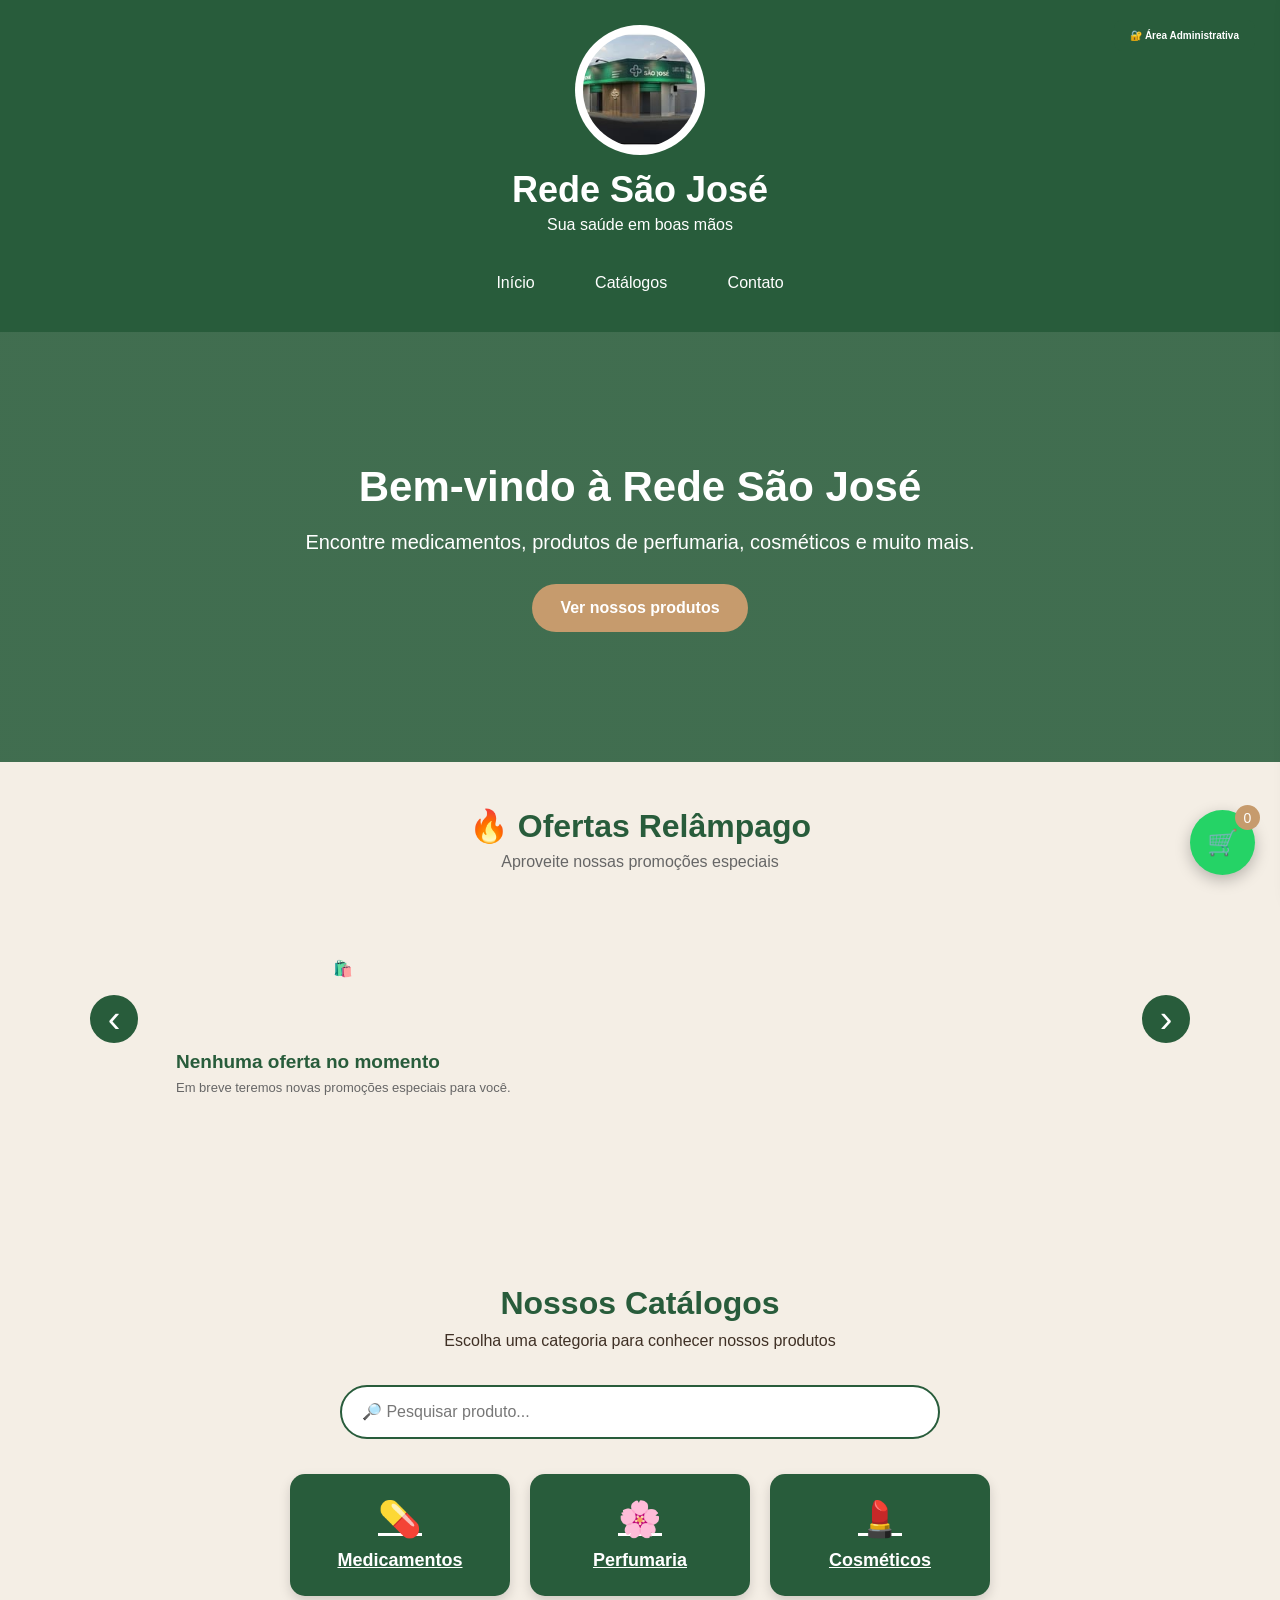
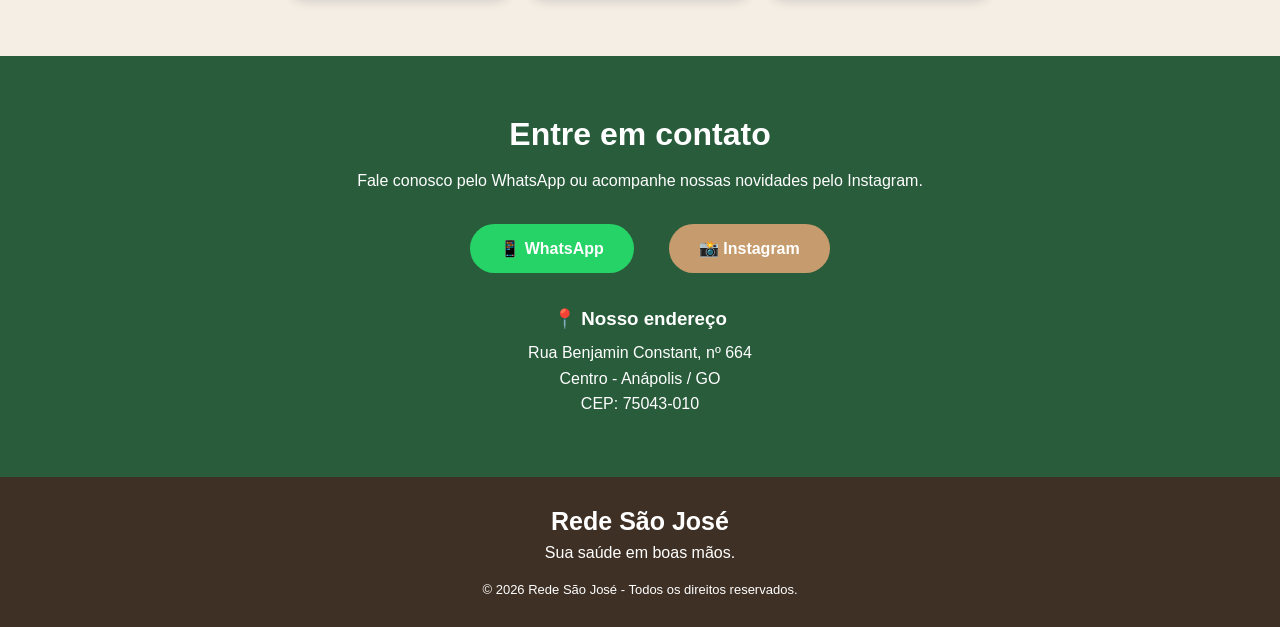
<file: index.html>
<!DOCTYPE html>
<html lang="pt-BR">

<head>

    <meta charset="UTF-8">

    <meta
        name="viewport"
        content="width=device-width, initial-scale=1.0"
    >

    <title>Rede São José - Farmácia</title>

    <link
        rel="stylesheet"
        href="style.css"
    >

</head>


<body>


    <!-- ==========================================
         ACESSO ADMINISTRATIVO
    ========================================== -->

    <div class="acesso-administrativo">

        <a href="login.html">
            🔐 Área Administrativa
        </a>

    </div>



    <!-- ==========================================
         CABEÇALHO
    ========================================== -->

    <header class="cabecalho">


        <!-- LOGOMARCA -->

        <div class="logo">

            <img
                src="images/sao-jose.jpg"
                alt="Logo Rede São José"
            >

            <h1>
                Rede São José
            </h1>

            <p>
                Sua saúde em boas mãos
            </p>

        </div>



        <!-- MENU -->

        <nav class="menu">

            <a href="#inicio">
                Início
            </a>

            <a href="#catalogos">
                Catálogos
            </a>

            <a href="#contato">
                Contato
            </a>

        </nav>


    </header>



    <!-- ==========================================
         INÍCIO
    ========================================== -->

    <section
        id="inicio"
        class="inicio"
    >


        <div class="inicio-texto">


            <h2>
                Bem-vindo à Rede São José
            </h2>


            <p>

                Encontre medicamentos,
                produtos de perfumaria,
                cosméticos e muito mais.

            </p>


            <a
                href="#catalogos"
                class="botao-principal"
            >

                Ver nossos produtos

            </a>


        </div>


    </section>



    <!-- ==========================================
         CARROSSEL DE OFERTAS
    ========================================== -->

    <section
        id="ofertas"
        class="ofertas"
    >

        <div class="ofertas-titulo">

            <h2>
                🔥 Ofertas Relâmpago
            </h2>

            <p>
                Aproveite nossas promoções especiais
            </p>

        </div>


        <div class="carrossel-container">


            <!-- SETA ESQUERDA -->

            <button
                class="seta-oferta esquerda"
                id="oferta-anterior"
                type="button"
            >

                ‹

            </button>



            <!-- ÁREA DAS OFERTAS -->

            <div
                class="carrossel-ofertas"
                id="carrossel-ofertas"
            >

                <!--
                    Os produtos em promoção
                    serão colocados aqui
                    automaticamente pelo sistema.
                -->

            </div>



            <!-- SETA DIREITA -->

            <button
                class="seta-oferta direita"
                id="proxima-oferta"
                type="button"
            >

                ›

            </button>


        </div>



        <!-- INDICADORES -->

        <div
            class="indicadores-ofertas"
            id="indicadores-ofertas"
        ></div>


    </section>



    <!-- ==========================================
         CATÁLOGOS
    ========================================== -->

    <section
        id="catalogos"
        class="catalogos"
    >


        <h2>
            Nossos Catálogos
        </h2>


        <p class="subtitulo">

            Escolha uma categoria para
            conhecer nossos produtos

        </p>



        <!-- PESQUISA -->

        <div class="pesquisa">


            <input
                type="text"
                id="campo-pesquisa"
                placeholder="🔎 Pesquisar produto..."
                oninput="pesquisarProdutos()"
            >


        </div>



        <!-- BOTÕES DOS CATÁLOGOS -->

        <div class="botoes-catalogo">


            <a
                href="medicamentos.html"
                class="botao-catalogo"
            >

                💊

                <span>
                    Medicamentos
                </span>

            </a>



            <a
                href="perfumaria.html"
                class="botao-catalogo"
            >

                🌸

                <span>
                    Perfumaria
                </span>

            </a>



            <a
                href="cosmeticos.html"
                class="botao-catalogo"
            >

                💄

                <span>
                    Cosméticos
                </span>

            </a>


        </div>


    </section>



    <!-- ==========================================
         CONTATO
    ========================================== -->

    <section
        id="contato"
        class="contato"
    >


        <h2>
            Entre em contato
        </h2>


        <p>

            Fale conosco pelo WhatsApp
            ou acompanhe nossas novidades
            pelo Instagram.

        </p>



        <div class="botoes-contato">


            <a
                href="https://wa.me/5562993149878"
                class="botao-whatsapp grande"
                target="_blank"
            >

                📱 WhatsApp

            </a>



            <a
                href="https://instagram.com/aredesaojose"
                class="botao-instagram"
                target="_blank"
            >

                📸 Instagram

            </a>


        </div>



        <div class="endereco">


            <h3>
                📍 Nosso endereço
            </h3>


            <p>

                Rua Benjamin Constant, nº 664<br>
                Centro - Anápolis / GO<br>
                CEP: 75043-010

            </p>


        </div>


    </section>



    <!-- ==========================================
         RODAPÉ
    ========================================== -->

    <footer>


        <h3>
            Rede São José
        </h3>


        <p>
            Sua saúde em boas mãos.
        </p>


        <p class="copyright">

            ©️ 2026 Rede São José -
            Todos os direitos reservados.

        </p>


    </footer>



    <!-- ==========================================
         BOTÃO DO CARRINHO
    ========================================== -->

    <button
        class="botao-carrinho"
        id="botao-carrinho"
        type="button"
    >

        🛒

        <span id="quantidade-carrinho">
            0
        </span>

    </button>



    <!-- ==========================================
         CARRINHO
    ========================================== -->

    <div
        class="carrinho"
        id="carrinho"
    >


        <!-- CABEÇALHO -->

        <div class="carrinho-cabecalho">

            <h2>
                🛒 Seu carrinho
            </h2>

            <button
                id="fechar-carrinho"
                type="button"
            >

                ✕

            </button>

        </div>



        <!-- ==========================================
             ITENS
        ========================================== -->

        <div
            id="itens-carrinho"
            class="itens-carrinho"
        >

            <!-- Produtos adicionados pelo JavaScript -->

        </div>



        <!-- ==========================================
             TOTAL
        ========================================== -->

        <div class="carrinho-total">

            <strong>
                Total:
            </strong>

            <span id="total-carrinho">
                R$ 0,00
            </span>

        </div>



        <!-- ==========================================
             DADOS DO CLIENTE
        ========================================== -->

        <div class="checkout-form">


            <h3>
                📋 Dados para finalizar o pedido
            </h3>


            <!-- NOME -->

            <label for="nome-cliente">
                Nome:
            </label>

            <input
                type="text"
                id="nome-cliente"
                placeholder="Digite seu nome"
            >



            <!-- TELEFONE -->

            <label for="telefone-cliente">
                Telefone:
            </label>

            <input
                type="tel"
                id="telefone-cliente"
                placeholder="Digite seu telefone"
            >



            <!-- ENTREGA / RETIRADA -->

            <label for="tipo-entrega">
                Como deseja receber?
            </label>

            <select
                id="tipo-entrega"
                onchange="mostrarEndereco()"
            >

                <option value="">
                    Selecione uma opção
                </option>

                <option value="Entrega">
                    🚚 Entrega
                </option>

                <option value="Retirada na farmácia">
                    🏪 Retirada na farmácia
                </option>

            </select>



            <!-- ENDEREÇO -->

            <div
                id="campo-endereco"
                style="display: none;"
            >

                <label for="endereco-cliente">
                    Endereço para entrega:
                </label>

                <textarea
                    id="endereco-cliente"
                    placeholder="Digite seu endereço completo"
                    rows="3"
                ></textarea>

            </div>



            <!-- PAGAMENTO -->

            <label for="forma-pagamento">
                Forma de pagamento:
            </label>

            <select
                id="forma-pagamento"
            >

                <option value="">
                    Selecione uma opção
                </option>

                <option value="Pix">
                    💠 Pix
                </option>

                <option value="Dinheiro">
                    💵 Dinheiro
                </option>

                <option value="Cartão de crédito">
                    💳 Cartão de crédito
                </option>

                <option value="Cartão de débito">
                    💳 Cartão de débito
                </option>

            </select>



            <!-- OBSERVAÇÃO -->

            <label for="observacao-pedido">
                Observação:
            </label>

            <textarea
                id="observacao-pedido"
                placeholder="Alguma observação sobre o pedido? (opcional)"
                rows="3"
            ></textarea>


        </div>



        <!-- ==========================================
             BOTÃO FINALIZAR
        ========================================== -->

        <button
            class="botao-finalizar"
            id="finalizar-compra"
            type="button"
            onclick="finalizarPedido()"
        >

            📲 Finalizar pedido pelo WhatsApp

        </button>


    </div>



    <!-- ==========================================
         JAVASCRIPT
    ========================================== -->

    <script src="script.js"></script>


</body>

</html>
</file>
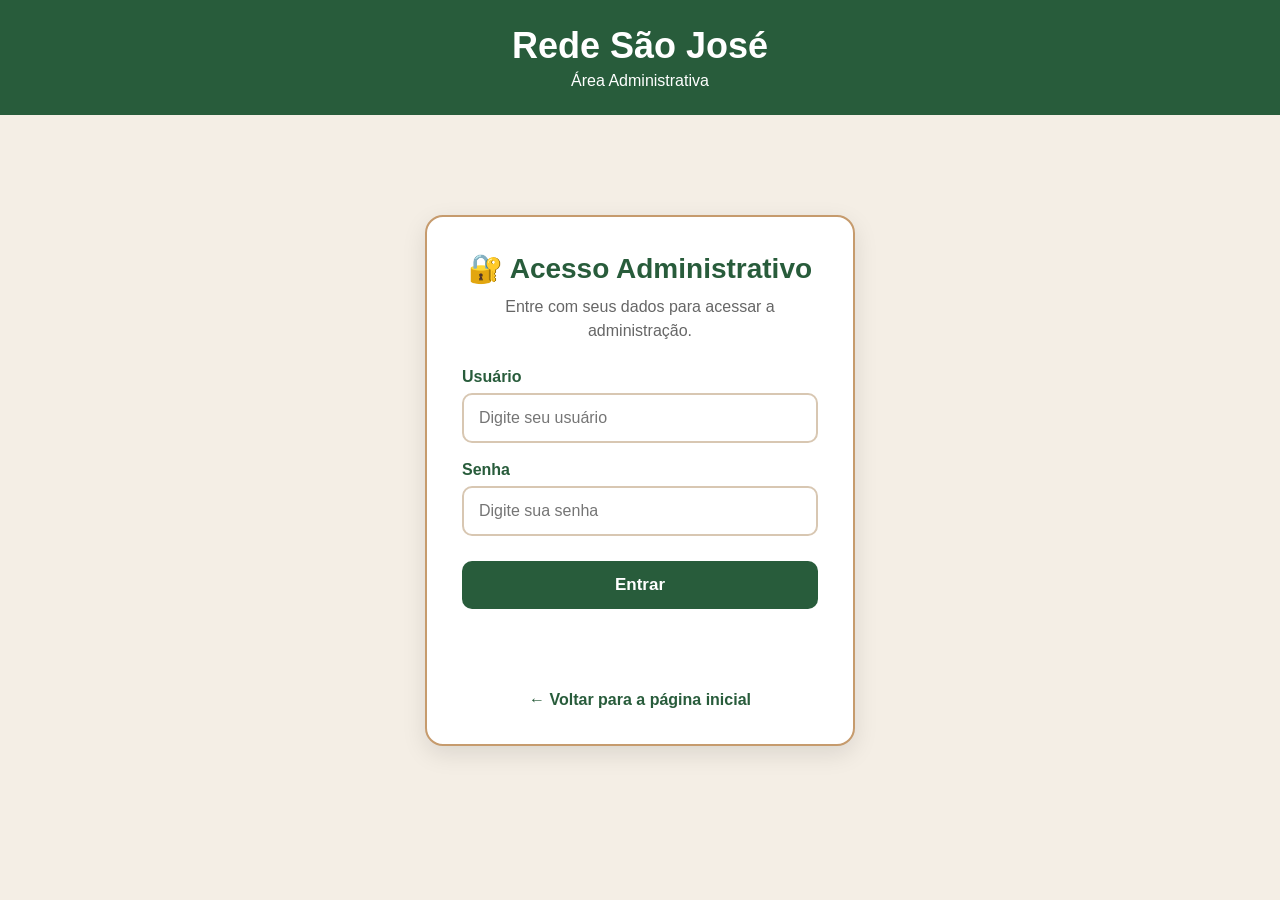
<file: admin-cosmeticos.html>
<!DOCTYPE html>

<html lang="pt-BR">

<head>

    <meta charset="UTF-8">

    <meta
        name="viewport"
        content="width=device-width, initial-scale=1.0"
    >

    <title>Administração - Cosméticos</title>

    <link
        rel="stylesheet"
        href="style.css"
    >


    <!-- PROTEÇÃO DA ÁREA ADMINISTRATIVA -->

    <script>

        if (sessionStorage.getItem("adminLogado") !== "true") {

            window.location.href = "login.html";

        }

    </script>


</head>


<body>


<header class="cabecalho">

    <div class="logo">

        <h1>
            Rede São José
        </h1>

        <p>
            Administração de Cosméticos
        </p>

    </div>


    <a
        href="admin.html"
        class="admin-voltar"
    >
        ← Voltar
    </a>

</header>


<main class="admin-produtos-container">


    <div class="admin-produtos-topo">

        <div>

            <h2>
                💄 Cosméticos
            </h2>

            <p>
                Gerencie os produtos de cosméticos da farmácia.
            </p>

        </div>


        <a
            href="cadastrar-produto.html"
            class="admin-novo-produto"
        >
            + Cadastrar produto
        </a>

    </div>


    <div
        id="admin-lista-produtos"
        class="admin-lista-produtos"
    >

    </div>


</main>


<script src="script.js"></script>


<script>


function mostrarProdutosAdmin() {


    const lista =
        document.getElementById(
            "admin-lista-produtos"
        );


    if (!lista) {
        return;
    }


    const produtosCosmeticos =
        produtos.filter(
            produto =>
                produto.categoria === "cosmeticos"
        );


    lista.innerHTML = "";


    produtosCosmeticos.forEach(produto => {


        const card =
            document.createElement("div");


        card.className =
            "admin-produto-card";


        card.innerHTML = `

            <div class="admin-produto-imagem">

                <img
                    src="${produto.imagem}"
                    alt="${produto.nome}"
                >

            </div>


            <div class="admin-produto-info">


                <h3>
                    ${produto.nome}
                </h3>


                <p>
                    ${produto.descricao}
                </p>


                <strong>
                    R$ ${produto.preco
                        .toFixed(2)
                        .replace(".", ",")}
                </strong>


                <span
                    class="${
                        produto.disponivel
                            ? "produto-disponivel"
                            : "produto-indisponivel"
                    }"
                >

                    ${
                        produto.disponivel
                            ? "Disponível"
                            : "Indisponível"
                    }

                </span>


                <button
                    type="button"
                    class="botao-disponibilidade"
                    onclick="alterarDisponibilidade(${produto.id})"
                >

                    ${
                        produto.disponivel
                            ? "Marcar como indisponível"
                            : "Marcar como disponível"
                    }

                </button>


                <a
                    href="cadastrar-produto.html?editar=${produto.id}"
                    class="botao-disponibilidade"
                >
                    ✏️ Editar produto
                </a>


                <button
                    type="button"
                    class="botao-disponibilidade"
                    onclick="excluirProduto(${produto.id})"
                >
                    🗑️ Excluir produto
                </button>


            </div>

        `;


        lista.appendChild(card);


    });


}


function alterarDisponibilidade(id) {


    const produto =
        produtos.find(
            produto =>
                produto.id === id
        );


    if (!produto) {
        return;
    }


    produto.disponivel =
        !produto.disponivel;


    salvarProdutos();


    mostrarProdutosAdmin();


}


function excluirProduto(id) {


    const produto =
        produtos.find(
            produto =>
                produto.id === id
        );


    if (!produto) {
        return;
    }


    const confirmar =
        confirm(
            `Tem certeza que deseja excluir o produto "${produto.nome}"?\n\nEssa ação não poderá ser desfeita.`
        );


    if (!confirmar) {
        return;
    }


    const indice =
        produtos.findIndex(
            produto =>
                produto.id === id
        );


    if (indice === -1) {
        return;
    }


    produtos.splice(
        indice,
        1
    );


    salvarProdutos();


    mostrarProdutosAdmin();


    alert(
        "Produto excluído com sucesso!"
    );


}


mostrarProdutosAdmin();


</script>


</body>


</html>
</file>
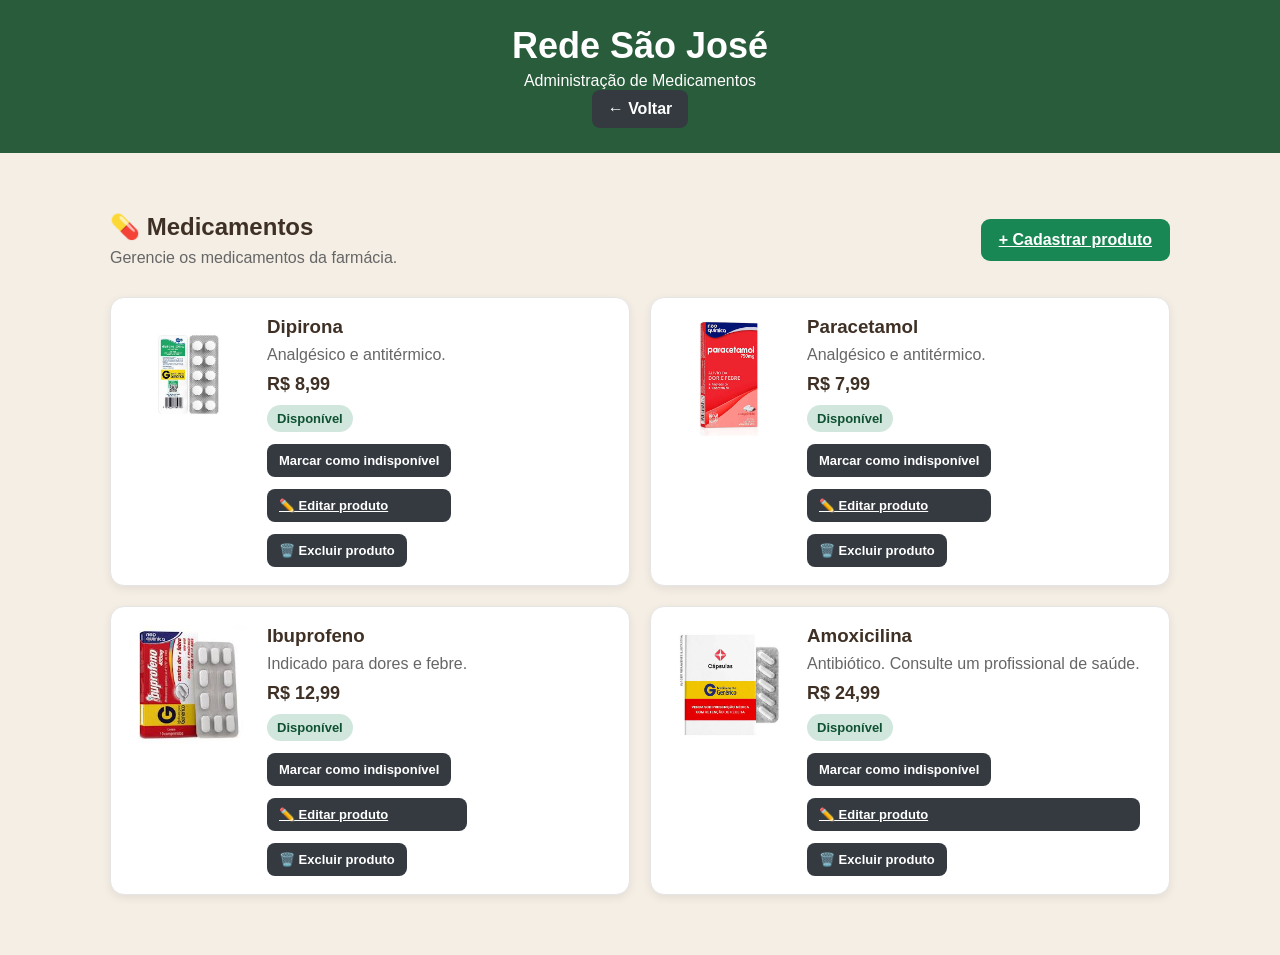
<file: admin-medicamentos.html>
<!DOCTYPE html>

<html lang="pt-BR">

<head>

    <meta charset="UTF-8">

    <meta
        name="viewport"
        content="width=device-width, initial-scale=1.0"
    >

    <title>Administração - Medicamentos</title>

    <link
        rel="stylesheet"
        href="style.css"
    >

</head>


<body>


<header class="cabecalho">

    <div class="logo">

        <h1>
            Rede São José
        </h1>

        <p>
            Administração de Medicamentos
        </p>

    </div>


    <a
        href="admin.html"
        class="admin-voltar"
    >
        ← Voltar
    </a>

</header>


<main class="admin-produtos-container">


    <div class="admin-produtos-topo">

        <div>

            <h2>
                💊 Medicamentos
            </h2>

            <p>
                Gerencie os medicamentos da farmácia.
            </p>

        </div>


        <a
            href="cadastrar-produto.html"
            class="admin-novo-produto"
        >
            + Cadastrar produto
        </a>

    </div>


    <div
        id="admin-lista-produtos"
        class="admin-lista-produtos"
    >

    </div>


</main>


<script src="script.js"></script>


<script>

function mostrarProdutosAdmin() {

    const lista =
        document.getElementById(
            "admin-lista-produtos"
        );


    if (!lista) {
        return;
    }


    const medicamentos =
        produtos.filter(
            produto =>
                produto.categoria === "medicamentos"
        );


    lista.innerHTML = "";


    medicamentos.forEach(produto => {

        const card =
            document.createElement("div");


        card.className =
            "admin-produto-card";


        card.innerHTML = `

            <div class="admin-produto-imagem">

                <img
                    src="${produto.imagem}"
                    alt="${produto.nome}"
                >

            </div>


            <div class="admin-produto-info">

                <h3>
                    ${produto.nome}
                </h3>


                <p>
                    ${produto.descricao}
                </p>


                <strong>
                    R$ ${produto.preco
                        .toFixed(2)
                        .replace(".", ",")}
                </strong>


                <span
                    class="${
                        produto.disponivel
                            ? "produto-disponivel"
                            : "produto-indisponivel"
                    }"
                >

                    ${
                        produto.disponivel
                            ? "Disponível"
                            : "Indisponível"
                    }

                </span>


                <button
                    type="button"
                    class="botao-disponibilidade"
                    onclick="alterarDisponibilidade(${produto.id})"
                >

                    ${
                        produto.disponivel
                            ? "Marcar como indisponível"
                            : "Marcar como disponível"
                    }

                </button>


                <a
                    href="cadastrar-produto.html?editar=${produto.id}"
                    class="botao-disponibilidade"
                >
                    ✏️ Editar produto
                </a>


                <button
                    type="button"
                    class="botao-disponibilidade"
                    onclick="excluirProduto(${produto.id})"
                >
                    🗑️ Excluir produto
                </button>

            </div>

        `;


        lista.appendChild(card);

    });

}


function alterarDisponibilidade(id) {

    const produto =
        produtos.find(
            produto =>
                produto.id === id
        );


    if (!produto) {
        return;
    }


    produto.disponivel =
        !produto.disponivel;


    salvarProdutos();


    mostrarProdutosAdmin();

}


function excluirProduto(id) {

    const produto =
        produtos.find(
            produto =>
                produto.id === id
        );


    if (!produto) {
        return;
    }


    const confirmar =
        confirm(
            `Tem certeza que deseja excluir o produto "${produto.nome}"?\n\nEssa ação não poderá ser desfeita.`
        );


    if (!confirmar) {
        return;
    }


    const indice =
        produtos.findIndex(
            produto =>
                produto.id === id
        );


    if (indice === -1) {
        return;
    }


    produtos.splice(indice, 1);


    salvarProdutos();


    mostrarProdutosAdmin();


    alert(
        "Produto excluído com sucesso!"
    );

}


mostrarProdutosAdmin();

</script>


</body>

</html>
</file>
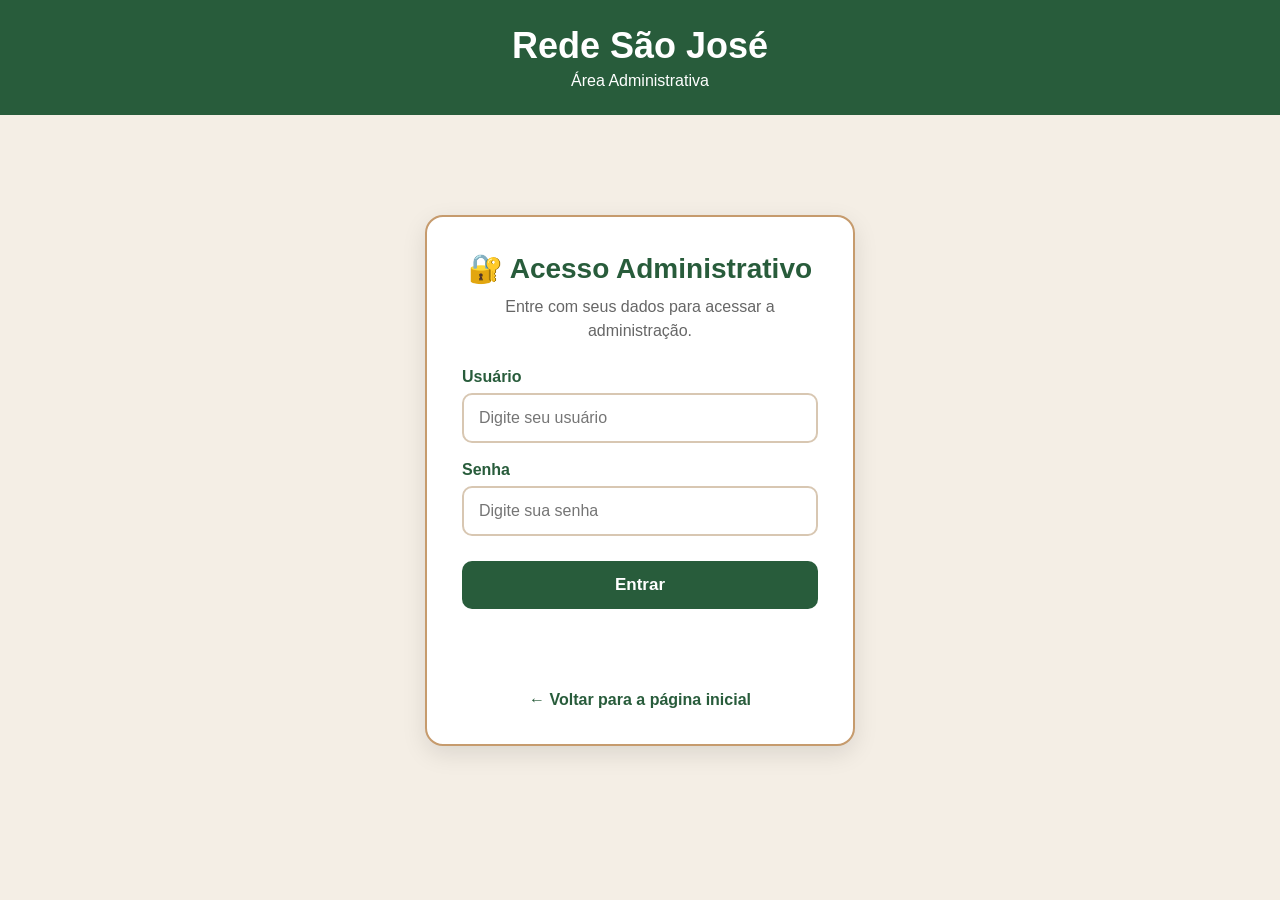
<file: admin-perfumaria.html>
<!DOCTYPE html>

<html lang="pt-BR">

<head>

    <meta charset="UTF-8">

    <meta
        name="viewport"
        content="width=device-width, initial-scale=1.0"
    >

    <title>Administração - Perfumaria</title>


    <link
        rel="stylesheet"
        href="style.css"
    >


    <!-- PROTEÇÃO DA ÁREA ADMINISTRATIVA -->

    <script>

        if (sessionStorage.getItem("adminLogado") !== "true") {

            window.location.href = "login.html";

        }

    </script>


</head>


<body>


<header class="cabecalho">


    <div class="logo">

        <h1>
            Rede São José
        </h1>

        <p>
            Administração de Perfumaria
        </p>

    </div>


    <a
        href="admin.html"
        class="admin-voltar"
    >
        ← Voltar
    </a>


</header>



<main class="admin-produtos-container">


    <div class="admin-produtos-topo">


        <div>

            <h2>
                🌸 Perfumaria
            </h2>

            <p>
                Gerencie os produtos de perfumaria da farmácia.
            </p>

        </div>


        <a
            href="cadastrar-produto.html"
            class="admin-novo-produto"
        >
            + Cadastrar produto
        </a>


    </div>



    <div
        id="admin-lista-produtos"
        class="admin-lista-produtos"
    >

    </div>


</main>



<script src="script.js"></script>



<script>


/*
==========================================
MOSTRAR PRODUTOS DE PERFUMARIA
==========================================
*/


function mostrarProdutosAdmin() {


    const lista =
        document.getElementById(
            "admin-lista-produtos"
        );


    if (!lista) {
        return;
    }


    const produtosPerfumaria =
        produtos.filter(
            produto =>
                produto.categoria === "perfumaria"
        );


    lista.innerHTML = "";


    produtosPerfumaria.forEach(produto => {


        const card =
            document.createElement("div");


        card.className =
            "admin-produto-card";


        card.innerHTML = `

            <div class="admin-produto-imagem">

                <img
                    src="${produto.imagem}"
                    alt="${produto.nome}"
                >

            </div>


            <div class="admin-produto-info">


                <h3>
                    ${produto.nome}
                </h3>


                <p>
                    ${produto.descricao}
                </p>


                <strong>
                    R$ ${produto.preco
                        .toFixed(2)
                        .replace(".", ",")}
                </strong>


                <span
                    class="${
                        produto.disponivel
                            ? "produto-disponivel"
                            : "produto-indisponivel"
                    }"
                >

                    ${
                        produto.disponivel
                            ? "Disponível"
                            : "Indisponível"
                    }

                </span>


                <button
                    type="button"
                    class="botao-disponibilidade"
                    onclick="alterarDisponibilidade(${produto.id})"
                >

                    ${
                        produto.disponivel
                            ? "Marcar como indisponível"
                            : "Marcar como disponível"
                    }

                </button>


                <a
                    href="cadastrar-produto.html?editar=${produto.id}"
                    class="botao-disponibilidade"
                >
                    ✏️ Editar produto
                </a>


                <button
                    type="button"
                    class="botao-disponibilidade"
                    onclick="excluirProduto(${produto.id})"
                >
                    🗑️ Excluir produto
                </button>


            </div>

        `;


        lista.appendChild(card);


    });


}



/*
==========================================
ALTERAR DISPONIBILIDADE
==========================================
*/


function alterarDisponibilidade(id) {


    const produto =
        produtos.find(
            produto =>
                produto.id === id
        );


    if (!produto) {
        return;
    }


    produto.disponivel =
        !produto.disponivel;


    salvarProdutos();


    mostrarProdutosAdmin();


}



/*
==========================================
EXCLUIR PRODUTO
==========================================
*/


function excluirProduto(id) {


    const produto =
        produtos.find(
            produto =>
                produto.id === id
        );


    if (!produto) {
        return;
    }


    const confirmar =
        confirm(
            `Tem certeza que deseja excluir o produto "${produto.nome}"?\n\nEssa ação não poderá ser desfeita.`
        );


    if (!confirmar) {
        return;
    }


    const indice =
        produtos.findIndex(
            produto =>
                produto.id === id
        );


    if (indice === -1) {
        return;
    }


    produtos.splice(
        indice,
        1
    );


    salvarProdutos();


    mostrarProdutosAdmin();


    alert(
        "Produto excluído com sucesso!"
    );


}



/*
==========================================
INICIAR PÁGINA
==========================================
*/


mostrarProdutosAdmin();


</script>



</body>


</html>
</file>
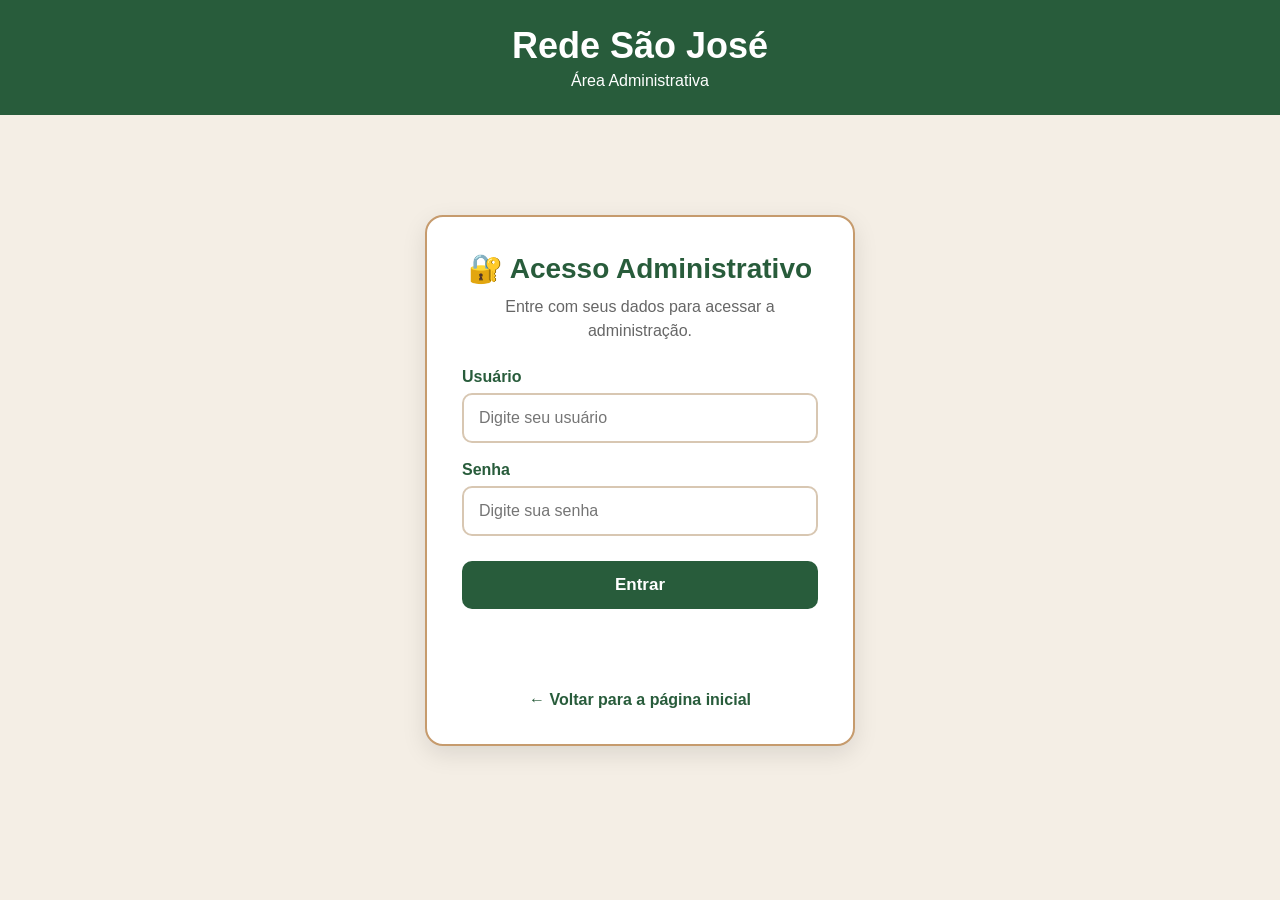
<file: admin.html>
<!DOCTYPE html>

<html lang="pt-BR">

<head>

    <meta charset="UTF-8">

    <meta
        name="viewport"
        content="width=device-width, initial-scale=1.0"
    >

    <title>Administração - Rede São José</title>

    <link
        rel="stylesheet"
        href="style.css"
    >


    <!-- PROTEÇÃO DA ÁREA ADMINISTRATIVA -->

    <script>

        if (sessionStorage.getItem("adminLogado") !== "true") {

            window.location.href = "login.html";

        }

    </script>

</head>


<body>


<header class="cabecalho">

    <div class="logo">

        <h1>
            Rede São José
        </h1>

        <p>
            Área Administrativa
        </p>

    </div>

</header>


<main class="admin-container">


    <!-- BOTÃO VOLTAR -->

    <div class="admin-voltar-inicio">

        <a href="index.html">
            ← Voltar para a página inicial
        </a>

    </div>


    <!-- PAINEL ADMINISTRATIVO -->

    <section class="admin-painel">

        <h2>
            Painel Administrativo
        </h2>

        <p>
            Escolha um catálogo para gerenciar os produtos.
        </p>


        <div class="admin-catalogos">


            <!-- MEDICAMENTOS -->

            <div class="admin-card">

                <div class="admin-card-icone">
                    💊
                </div>

                <h3>
                    Medicamentos
                </h3>

                <p>
                    Gerencie os medicamentos da farmácia.
                </p>

                <a
                    href="admin-medicamentos.html"
                    class="admin-botao"
                >
                    Gerenciar
                </a>

            </div>


            <!-- PERFUMARIA -->

            <div class="admin-card">

                <div class="admin-card-icone">
                    🌸
                </div>

                <h3>
                    Perfumaria
                </h3>

                <p>
                    Gerencie os produtos de perfumaria.
                </p>

                <a
                    href="admin-perfumaria.html"
                    class="admin-botao"
                >
                    Gerenciar
                </a>

            </div>


            <!-- COSMÉTICOS -->

            <div class="admin-card">

                <div class="admin-card-icone">
                    💄
                </div>

                <h3>
                    Cosméticos
                </h3>

                <p>
                    Gerencie os produtos de cosméticos.
                </p>

                <a
                    href="admin-cosmeticos.html"
                    class="admin-botao"
                >
                    Gerenciar
                </a>

            </div>


        </div>


        <!-- BOTÃO SAIR -->

        <div class="admin-sair-container">

            <button
                type="button"
                class="admin-botao-sair"
                onclick="sairAdministracao()"
            >
                🚪 Sair da administração
            </button>

        </div>


    </section>


</main>


<script>

function sairAdministracao() {

    sessionStorage.removeItem("adminLogado");

    window.location.href = "login.html";

}

</script>


</body>

</html>
</file>
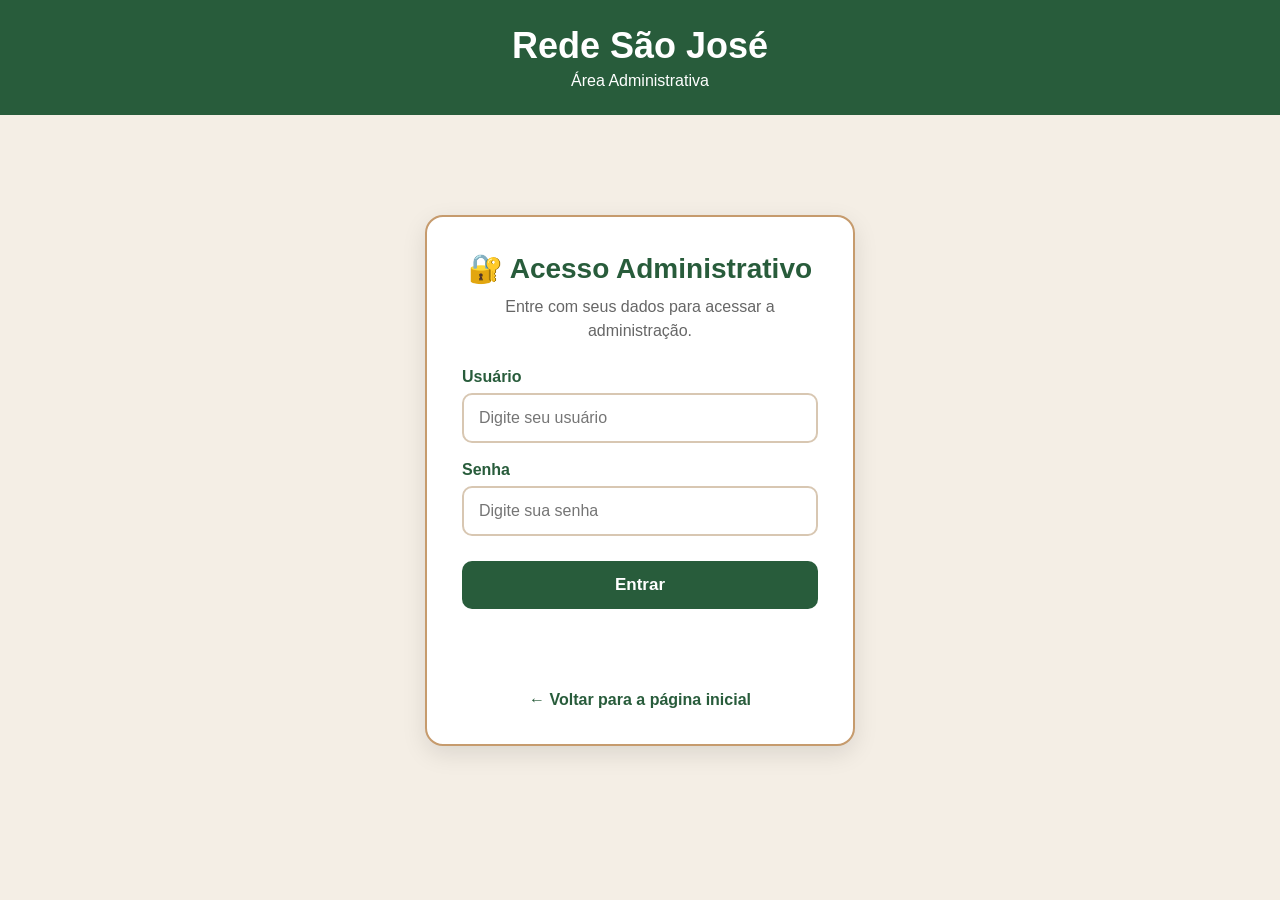
<file: cadastrar-produto.html>
<!DOCTYPE html>

<html lang="pt-BR">

<head>

    <meta charset="UTF-8">

    <meta
        name="viewport"
        content="width=device-width, initial-scale=1.0"
    >

    <title>Cadastrar Produto - Rede São José</title>

    <link
        rel="stylesheet"
        href="style.css"
    >


    <!-- PROTEÇÃO DA ÁREA ADMINISTRATIVA -->

    <script>

        if (sessionStorage.getItem("adminLogado") !== "true") {

            window.location.href = "login.html";

        }

    </script>


</head>


<body class="pagina-cadastro">


<header class="cabecalho">

    <div class="logo">

        <img
            src="images/sao-jose.jpg"
            alt="Logo Rede São José"
        >

        <div>

            <h1>
                Rede São José
            </h1>

            <p id="subtitulo-pagina">
                Cadastro de Produto
            </p>

        </div>

    </div>


    <a
        href="admin.html"
        class="admin-voltar"
    >
        ← Voltar
    </a>

</header>


<main class="cadastro-container">


    <section class="cadastro-card">


        <div class="cadastro-titulo">

            <h2 id="titulo-formulario">
                📦 Cadastrar novo produto
            </h2>

            <p id="descricao-formulario">
                Preencha as informações abaixo para cadastrar um produto.
            </p>

        </div>


        <form
            id="formulario-produto"
            onsubmit="salvarProduto(event)"
        >


            <!-- NOME -->

            <div class="campo-cadastro">

                <label for="nome-produto">
                    Nome do produto
                </label>

                <input
                    type="text"
                    id="nome-produto"
                    placeholder="Ex: Shampoo Dove"
                    required
                >

            </div>


            <!-- DESCRIÇÃO -->

            <div class="campo-cadastro">

                <label for="descricao-produto">
                    Descrição
                </label>

                <textarea
                    id="descricao-produto"
                    placeholder="Digite uma descrição do produto"
                    rows="4"
                    required
                ></textarea>

            </div>


            <!-- PREÇO E CATEGORIA -->

            <div class="cadastro-duplo">


                <div class="campo-cadastro">

                    <label for="preco-produto">
                        Preço
                    </label>

                    <input
                        type="number"
                        id="preco-produto"
                        placeholder="0,00"
                        min="0"
                        step="0.01"
                        required
                    >

                </div>


                <div class="campo-cadastro">

                    <label for="categoria-produto">
                        Categoria
                    </label>

                    <select
                        id="categoria-produto"
                        required
                    >

                        <option value="">
                            Selecione
                        </option>

                        <option value="medicamentos">
                            Medicamentos
                        </option>

                        <option value="perfumaria">
                            Perfumaria
                        </option>

                        <option value="cosmeticos">
                            Cosméticos
                        </option>

                    </select>

                </div>


            </div>


            <!-- IMAGEM -->

            <div class="campo-cadastro">

                <label for="imagem-produto">
                    Imagem do produto
                </label>

                <input
                    type="text"
                    id="imagem-produto"
                    placeholder="Ex: images/shampoo.jpg"
                    required
                >

                <small>
                    Digite o caminho da imagem dentro do projeto.
                </small>

            </div>


            <!-- DISPONIBILIDADE -->

            <div class="campo-cadastro">

                <label for="disponibilidade-produto">
                    Disponibilidade
                </label>

                <select
                    id="disponibilidade-produto"
                >

                    <option value="true">
                        🟢 Disponível
                    </option>

                    <option value="false">
                        🔴 Indisponível
                    </option>

                </select>

            </div>


            <!-- PROMOÇÃO -->

            <div class="campo-cadastro">

                <label>
                    Promoção
                </label>


                <label
                    style="
                        display: flex;
                        align-items: center;
                        gap: 10px;
                        cursor: pointer;
                        margin-top: 8px;
                    "
                >

                    <input
                        type="checkbox"
                        id="produto-promocao"
                        onchange="controlarPromocao()"
                        style="
                            width: 18px;
                            height: 18px;
                            cursor: pointer;
                        "
                    >

                    <span>
                        🔥 Colocar produto em promoção
                    </span>

                </label>

            </div>


            <!-- PREÇO PROMOCIONAL -->

            <div
                class="campo-cadastro"
                id="campo-preco-promocional"
                style="display: none;"
            >

                <label for="preco-promocional">
                    Preço promocional
                </label>

                <input
                    type="number"
                    id="preco-promocional"
                    placeholder="0,00"
                    min="0"
                    step="0.01"
                >

                <small>
                    O preço promocional deve ser menor que o preço normal.
                </small>

            </div>


            <!-- BOTÃO -->

            <button
                type="submit"
                class="botao-salvar-produto"
                id="botao-salvar"
            >
                💾 Salvar produto
            </button>


        </form>


    </section>


</main>


<script src="script.js"></script>


<script>


/*
==========================================
VERIFICA SE É CADASTRO OU EDIÇÃO
==========================================
*/


const parametros =
    new URLSearchParams(
        window.location.search
    );


const idEdicao =
    parametros.get("editar");


let produtoEditando = null;



/*
==========================================
CONTROLE DA PROMOÇÃO
==========================================
*/


function controlarPromocao() {

    const checkbox =
        document.getElementById(
            "produto-promocao"
        );


    const campo =
        document.getElementById(
            "campo-preco-promocional"
        );


    const precoPromocional =
        document.getElementById(
            "preco-promocional"
        );


    if (checkbox.checked) {

        campo.style.display = "block";

        precoPromocional.required = true;

    } else {

        campo.style.display = "none";

        precoPromocional.required = false;

        precoPromocional.value = "";

    }

}



/*
==========================================
SE EXISTIR ID, CARREGA O PRODUTO
==========================================
*/


if (idEdicao) {

    produtoEditando =
        produtos.find(
            produto =>
                produto.id === Number(idEdicao)
        );


    if (produtoEditando) {

        document
            .getElementById("titulo-formulario")
            .textContent =
            "✏️ Editar produto";


        document
            .getElementById("descricao-formulario")
            .textContent =
            "Altere as informações do produto abaixo.";


        document
            .getElementById("subtitulo-pagina")
            .textContent =
            "Edição de Produto";


        document
            .getElementById("botao-salvar")
            .textContent =
            "💾 Salvar alterações";


        document
            .getElementById("nome-produto")
            .value =
            produtoEditando.nome;


        document
            .getElementById("descricao-produto")
            .value =
            produtoEditando.descricao;


        document
            .getElementById("preco-produto")
            .value =
            produtoEditando.preco;


        document
            .getElementById("categoria-produto")
            .value =
            produtoEditando.categoria;


        document
            .getElementById("imagem-produto")
            .value =
            produtoEditando.imagem;


        document
            .getElementById("disponibilidade-produto")
            .value =
            produtoEditando.disponivel
                ? "true"
                : "false";


        /*
        ==========================================
        CARREGA DADOS DA PROMOÇÃO
        ==========================================
        */


        const promocaoAtiva =
            produtoEditando.emPromocao === true;


        document
            .getElementById("produto-promocao")
            .checked =
            promocaoAtiva;


        if (promocaoAtiva) {

            document
                .getElementById("preco-promocional")
                .value =
                produtoEditando.precoPromocional || "";


            controlarPromocao();

        }

    }

}



/*
==========================================
SALVAR PRODUTO
==========================================
*/


function salvarProduto(event) {

    event.preventDefault();


    const nome =
        document
            .getElementById("nome-produto")
            .value
            .trim();


    const descricao =
        document
            .getElementById("descricao-produto")
            .value
            .trim();


    const preco =
        parseFloat(
            document
                .getElementById("preco-produto")
                .value
        );


    const categoria =
        document
            .getElementById("categoria-produto")
            .value;


    const imagem =
        document
            .getElementById("imagem-produto")
            .value
            .trim();


    const disponivel =
        document
            .getElementById("disponibilidade-produto")
            .value === "true";


    /*
    ==========================================
    DADOS DA PROMOÇÃO
    ==========================================
    */


    const emPromocao =
        document
            .getElementById("produto-promocao")
            .checked;


    const precoPromocional =
        parseFloat(
            document
                .getElementById("preco-promocional")
                .value
        );


    /*
    ==========================================
    VALIDAÇÃO
    ==========================================
    */


    if (
        !nome ||
        !descricao ||
        !categoria ||
        !imagem
    ) {

        alert(
            "Preencha todos os campos."
        );

        return;

    }


    if (
        isNaN(preco) ||
        preco < 0
    ) {

        alert(
            "Digite um preço válido."
        );

        return;

    }


    /*
    ==========================================
    VALIDAÇÃO DA PROMOÇÃO
    ==========================================
    */


    if (emPromocao) {

        if (
            isNaN(precoPromocional) ||
            precoPromocional <= 0
        ) {

            alert(
                "Digite um preço promocional válido."
            );

            return;

        }


        if (
            precoPromocional >= preco
        ) {

            alert(
                "O preço promocional deve ser menor que o preço normal."
            );

            return;

        }

    }


    /*
    ==========================================
    MODO EDIÇÃO
    ==========================================
    */


    if (produtoEditando) {

        produtoEditando.nome =
            nome;


        produtoEditando.descricao =
            descricao;


        produtoEditando.preco =
            preco;


        produtoEditando.categoria =
            categoria;


        produtoEditando.imagem =
            imagem;


        produtoEditando.disponivel =
            disponivel;


        /*
        ==========================================
        SALVA PROMOÇÃO
        ==========================================
        */


        produtoEditando.emPromocao =
            emPromocao;


        produtoEditando.precoPromocional =
            emPromocao
                ? precoPromocional
                : 0;


        salvarProdutos();


        alert(
            "Produto atualizado com sucesso!"
        );


        /*
        ==========================================
        VOLTA PARA A ADMINISTRAÇÃO
        ==========================================
        */


        if (
            categoria === "medicamentos"
        ) {

            window.location.href =
                "admin-medicamentos.html";

        }

        else if (
            categoria === "perfumaria"
        ) {

            window.location.href =
                "admin-perfumaria.html";

        }

        else if (
            categoria === "cosmeticos"
        ) {

            window.location.href =
                "admin-cosmeticos.html";

        }


        return;

    }


    /*
    ==========================================
    MODO NOVO CADASTRO
    ==========================================
    */


    const novoId =
        produtos.length > 0
            ? Math.max(
                ...produtos.map(
                    produto => produto.id
                )
            ) + 1
            : 1;


    const novoProduto = {

        id: novoId,

        nome: nome,

        categoria: categoria,

        descricao: descricao,

        preco: preco,

        imagem: imagem,

        disponivel: disponivel,

        emPromocao: emPromocao,

        precoPromocional:
            emPromocao
                ? precoPromocional
                : 0

    };


    produtos.push(
        novoProduto
    );


    salvarProdutos();


    alert(
        "Produto cadastrado com sucesso!"
    );


    document
        .getElementById("formulario-produto")
        .reset();


    /*
    ==========================================
    ESCONDE O CAMPO DE PROMOÇÃO NOVAMENTE
    ==========================================
    */


    controlarPromocao();

}

</script>


</body>

</html>
</file>
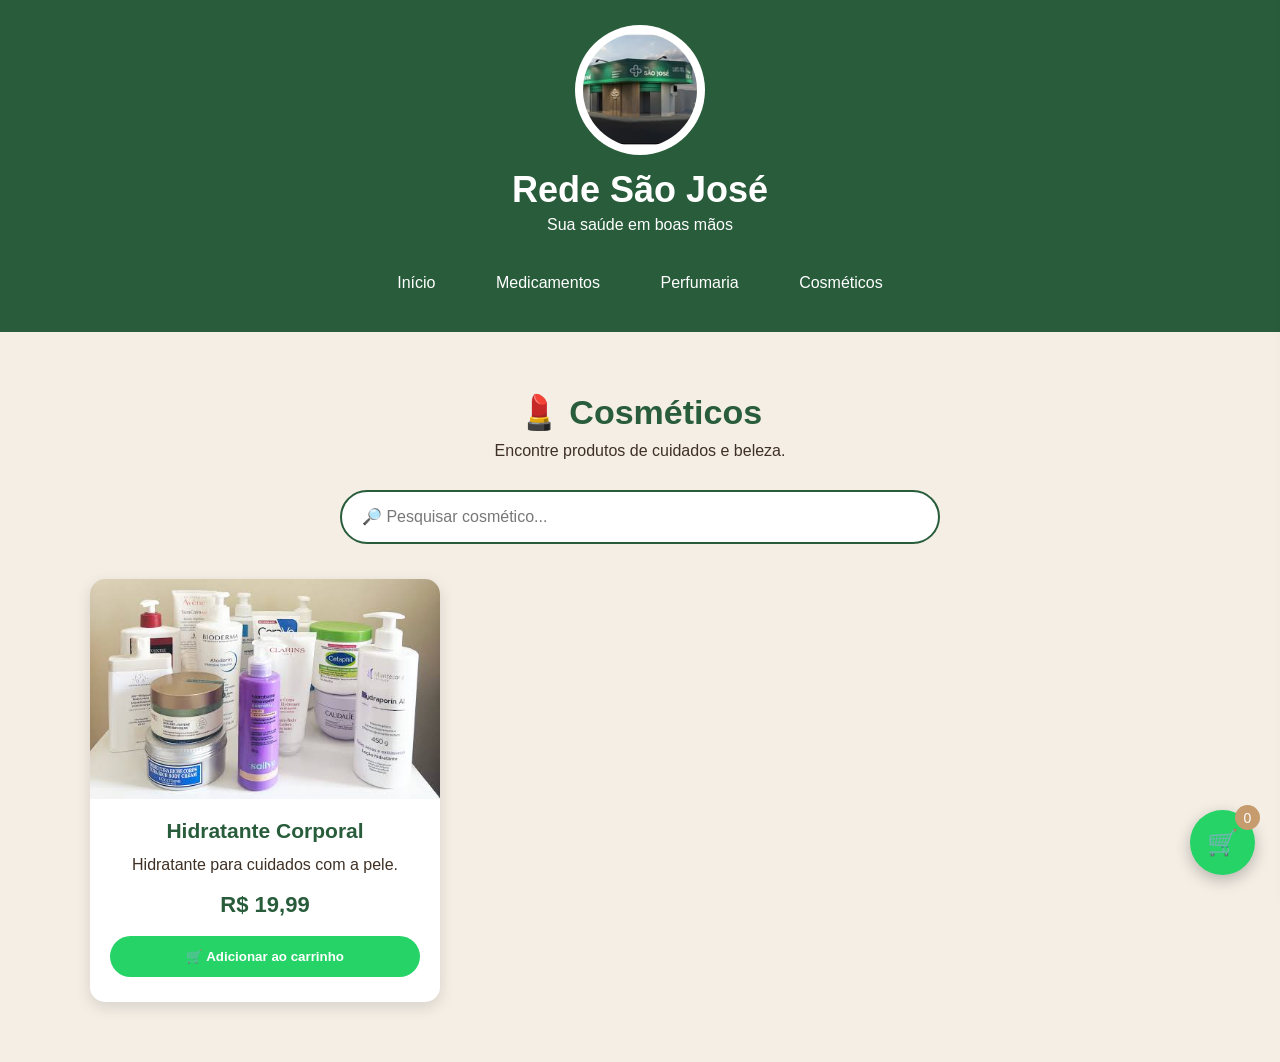
<file: cosmeticos.html>
<!DOCTYPE html>
<html lang="pt-BR">

<head>

    <meta charset="UTF-8">

    <meta
        name="viewport"
        content="width=device-width, initial-scale=1.0"
    >

    <title>Cosméticos - Rede São José</title>

    <link
        rel="stylesheet"
        href="style.css"
    >

</head>


<body>


    <!-- ==========================================
         CABEÇALHO
    ========================================== -->

    <header class="cabecalho">


        <div class="logo">

            <img
                src="images/sao-jose.jpg"
                alt="Logo Rede São José"
            >

            <h1>
                Rede São José
            </h1>

            <p>
                Sua saúde em boas mãos
            </p>

        </div>



        <!-- MENU -->

        <nav class="menu">

            <a href="index.html">
                Início
            </a>

            <a href="medicamentos.html">
                Medicamentos
            </a>

            <a href="perfumaria.html">
                Perfumaria
            </a>

            <a href="cosmeticos.html">
                Cosméticos
            </a>

        </nav>


    </header>



    <!-- ==========================================
         CATÁLOGO
    ========================================== -->

    <main>

        <section class="catalogo-pagina">


            <h2>
                💄 Cosméticos
            </h2>


            <p>
                Encontre produtos de cuidados e beleza.
            </p>



            <!-- PESQUISA -->

            <div class="pesquisa">

                <input
                    type="text"
                    id="campo-pesquisa"
                    placeholder="🔎 Pesquisar cosmético..."
                    oninput="pesquisarProdutos()"
                >

            </div>



            <!-- PRODUTOS -->

            <div
                class="lista-produtos"
                id="lista-produtos"
            ></div>


        </section>

    </main>



    <!-- ==========================================
         BOTÃO DO CARRINHO
    ========================================== -->

    <button
        class="botao-carrinho"
        id="botao-carrinho"
        type="button"
    >

        🛒

        <span id="quantidade-carrinho">
            0
        </span>

    </button>



    <!-- ==========================================
         CARRINHO
    ========================================== -->

    <div
        class="carrinho"
        id="carrinho"
    >


        <!-- CABEÇALHO -->

        <div class="carrinho-cabecalho">

            <h2>
                🛒 Seu carrinho
            </h2>

            <button
                id="fechar-carrinho"
                type="button"
            >

                ✕

            </button>

        </div>



        <!-- ==========================================
             ITENS
        ========================================== -->

        <div
            id="itens-carrinho"
            class="itens-carrinho"
        >

            <!-- Produtos adicionados pelo JavaScript -->

        </div>



        <!-- ==========================================
             TOTAL
        ========================================== -->

        <div class="carrinho-total">

            <strong>
                Total:
            </strong>

            <span id="total-carrinho">
                R$ 0,00
            </span>

        </div>



        <!-- ==========================================
             DADOS DO CLIENTE
        ========================================== -->

        <div class="checkout-form">


            <h3>
                📋 Dados para finalizar o pedido
            </h3>



            <!-- NOME -->

            <label for="nome-cliente">
                Nome:
            </label>

            <input
                type="text"
                id="nome-cliente"
                placeholder="Digite seu nome"
            >



            <!-- TELEFONE -->

            <label for="telefone-cliente">
                Telefone:
            </label>

            <input
                type="tel"
                id="telefone-cliente"
                placeholder="Digite seu telefone"
            >



            <!-- ENTREGA / RETIRADA -->

            <label for="tipo-entrega">
                Como deseja receber?
            </label>

            <select
                id="tipo-entrega"
                onchange="mostrarEndereco()"
            >

                <option value="">
                    Selecione uma opção
                </option>

                <option value="Entrega">
                    🚚 Entrega
                </option>

                <option value="Retirada na farmácia">
                    🏪 Retirada na farmácia
                </option>

            </select>



            <!-- ENDEREÇO -->

            <div
                id="campo-endereco"
                style="display: none;"
            >

                <label for="endereco-cliente">
                    Endereço para entrega:
                </label>

                <textarea
                    id="endereco-cliente"
                    placeholder="Digite seu endereço completo"
                    rows="3"
                ></textarea>

            </div>



            <!-- PAGAMENTO -->

            <label for="forma-pagamento">
                Forma de pagamento:
            </label>

            <select
                id="forma-pagamento"
            >

                <option value="">
                    Selecione uma opção
                </option>

                <option value="Pix">
                    💠 Pix
                </option>

                <option value="Dinheiro">
                    💵 Dinheiro
                </option>

                <option value="Cartão de crédito">
                    💳 Cartão de crédito
                </option>

                <option value="Cartão de débito">
                    💳 Cartão de débito
                </option>

            </select>



            <!-- OBSERVAÇÃO -->

            <label for="observacao-pedido">
                Observação:
            </label>

            <textarea
                id="observacao-pedido"
                placeholder="Alguma observação sobre o pedido? (opcional)"
                rows="3"
            ></textarea>


        </div>



        <!-- ==========================================
             BOTÃO FINALIZAR
        ========================================== -->

        <button
            class="botao-finalizar"
            id="finalizar-compra"
            type="button"
            onclick="finalizarPedido()"
        >

            📲 Finalizar pedido pelo WhatsApp

        </button>


    </div>



    <!-- ==========================================
         JAVASCRIPT
    ========================================== -->

    <script src="script.js"></script>


</body>

</html>
</file>
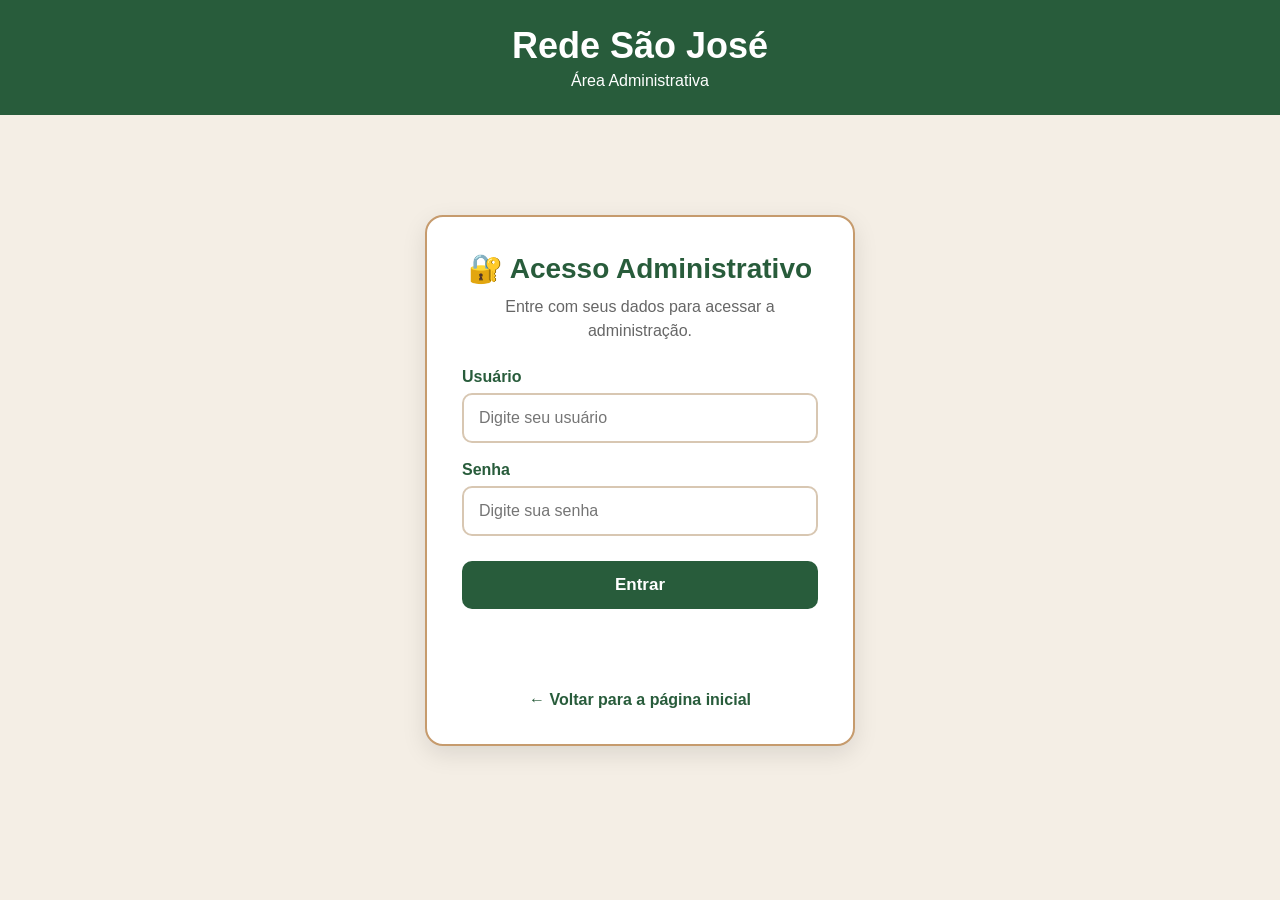
<file: login.html>
<!DOCTYPE html>

<html lang="pt-BR">

<head>

    <meta charset="UTF-8">

    <meta
        name="viewport"
        content="width=device-width, initial-scale=1.0"
    >

    <title>Login - Rede São José</title>

    <link
        rel="stylesheet"
        href="style.css"
    >

</head>


<body>


<header class="cabecalho">

    <div class="logo">

        <h1>
            Rede São José
        </h1>

        <p>
            Área Administrativa
        </p>

    </div>

</header>


<main class="login-container">


    <div class="login-card">


        <h2>
            🔐 Acesso Administrativo
        </h2>


        <p>
            Entre com seus dados para acessar a administração.
        </p>


        <form id="form-login">


            <label for="usuario">
                Usuário
            </label>


            <input
                type="text"
                id="usuario"
                placeholder="Digite seu usuário"
                required
            >


            <label for="senha">
                Senha
            </label>


            <input
                type="password"
                id="senha"
                placeholder="Digite sua senha"
                required
            >


            <button
                type="submit"
                class="botao-login"
            >
                Entrar
            </button>


        </form>


        <p
            id="mensagem-login"
            class="mensagem-login"
        ></p>


        <a
            href="index.html"
            class="login-voltar"
        >
            ← Voltar para a página inicial
        </a>


    </div>


</main>


<script>

const formLogin =
    document.getElementById("form-login");


formLogin.addEventListener(
    "submit",
    function(event) {

        event.preventDefault();


        const usuario =
            document.getElementById("usuario").value.trim();


        const senha =
            document.getElementById("senha").value;


        const mensagem =
            document.getElementById("mensagem-login");


        const usuarioCorreto =
            "admin";


        const senhaCorreta =
            "123456";


        if (
            usuario === usuarioCorreto &&
            senha === senhaCorreta
        ) {

            sessionStorage.setItem(
                "adminLogado",
                "true"
            );


            window.location.href =
                "admin.html";


        } else {

            mensagem.textContent =
                "Usuário ou senha incorretos.";

        }

    }
);

</script>


</body>

</html>
</file>
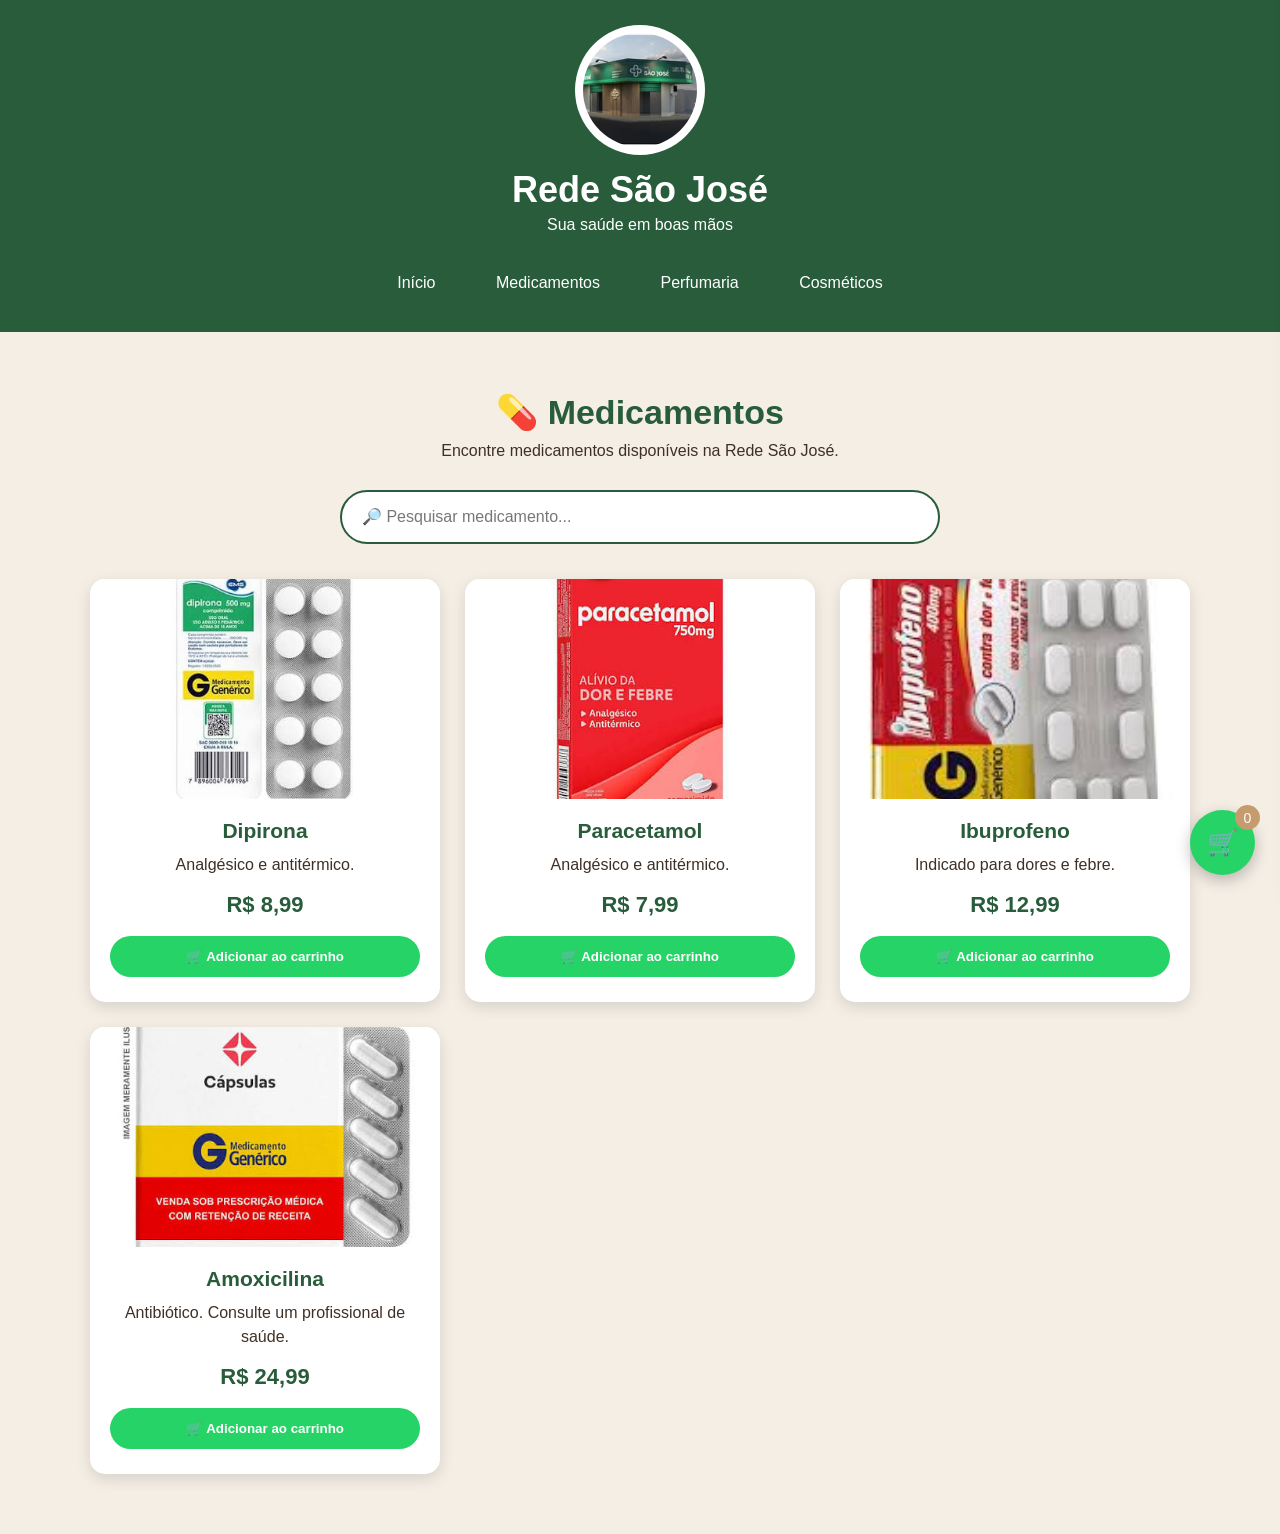
<file: medicamentos.html>
<!DOCTYPE html>
<html lang="pt-BR">

<head>

    <meta charset="UTF-8">

    <meta
        name="viewport"
        content="width=device-width, initial-scale=1.0"
    >

    <title>Medicamentos - Rede São José</title>

    <link
        rel="stylesheet"
        href="style.css"
    >

</head>


<body>


    <!-- ==========================================
         CABEÇALHO
    ========================================== -->

    <header class="cabecalho">


        <div class="logo">

            <img
                src="images/sao-jose.jpg"
                alt="Logo Rede São José"
            >

            <h1>
                Rede São José
            </h1>

            <p>
                Sua saúde em boas mãos
            </p>

        </div>



        <!-- MENU -->

        <nav class="menu">

            <a href="index.html">
                Início
            </a>

            <a href="medicamentos.html">
                Medicamentos
            </a>

            <a href="perfumaria.html">
                Perfumaria
            </a>

            <a href="cosmeticos.html">
                Cosméticos
            </a>

        </nav>


    </header>



    <!-- ==========================================
         CATÁLOGO
    ========================================== -->

    <main>

        <section class="catalogo-pagina">


            <h2>
                💊 Medicamentos
            </h2>


            <p>
                Encontre medicamentos disponíveis na Rede São José.
            </p>



            <!-- PESQUISA -->

            <div class="pesquisa">

                <input
                    type="text"
                    id="campo-pesquisa"
                    placeholder="🔎 Pesquisar medicamento..."
                    oninput="pesquisarProdutos()"
                >

            </div>



            <!-- PRODUTOS -->

            <div
                class="lista-produtos"
                id="lista-produtos"
            ></div>


        </section>

    </main>



    <!-- ==========================================
         BOTÃO DO CARRINHO
    ========================================== -->

    <button
        class="botao-carrinho"
        id="botao-carrinho"
        type="button"
    >

        🛒

        <span id="quantidade-carrinho">
            0
        </span>

    </button>



    <!-- ==========================================
         CARRINHO
    ========================================== -->

    <div
        class="carrinho"
        id="carrinho"
    >


        <!-- CABEÇALHO -->

        <div class="carrinho-cabecalho">

            <h2>
                🛒 Seu carrinho
            </h2>

            <button
                id="fechar-carrinho"
                type="button"
            >

                ✕

            </button>

        </div>



        <!-- ==========================================
             ITENS
        ========================================== -->

        <div
            id="itens-carrinho"
            class="itens-carrinho"
        >

            <!-- Produtos adicionados pelo JavaScript -->

        </div>



        <!-- ==========================================
             TOTAL
        ========================================== -->

        <div class="carrinho-total">

            <strong>
                Total:
            </strong>

            <span id="total-carrinho">
                R$ 0,00
            </span>

        </div>



        <!-- ==========================================
             DADOS DO CLIENTE
        ========================================== -->

        <div class="checkout-form">


            <h3>
                📋 Dados para finalizar o pedido
            </h3>



            <!-- NOME -->

            <label for="nome-cliente">
                Nome:
            </label>

            <input
                type="text"
                id="nome-cliente"
                placeholder="Digite seu nome"
            >



            <!-- TELEFONE -->

            <label for="telefone-cliente">
                Telefone:
            </label>

            <input
                type="tel"
                id="telefone-cliente"
                placeholder="Digite seu telefone"
            >



            <!-- ENTREGA / RETIRADA -->

            <label for="tipo-entrega">
                Como deseja receber?
            </label>

            <select
                id="tipo-entrega"
                onchange="mostrarEndereco()"
            >

                <option value="">
                    Selecione uma opção
                </option>

                <option value="Entrega">
                    🚚 Entrega
                </option>

                <option value="Retirada na farmácia">
                    🏪 Retirada na farmácia
                </option>

            </select>



            <!-- ENDEREÇO -->

            <div
                id="campo-endereco"
                style="display: none;"
            >

                <label for="endereco-cliente">
                    Endereço para entrega:
                </label>

                <textarea
                    id="endereco-cliente"
                    placeholder="Digite seu endereço completo"
                    rows="3"
                ></textarea>

            </div>



            <!-- PAGAMENTO -->

            <label for="forma-pagamento">
                Forma de pagamento:
            </label>

            <select
                id="forma-pagamento"
            >

                <option value="">
                    Selecione uma opção
                </option>

                <option value="Pix">
                    💠 Pix
                </option>

                <option value="Dinheiro">
                    💵 Dinheiro
                </option>

                <option value="Cartão de crédito">
                    💳 Cartão de crédito
                </option>

                <option value="Cartão de débito">
                    💳 Cartão de débito
                </option>

            </select>



            <!-- OBSERVAÇÃO -->

            <label for="observacao-pedido">
                Observação:
            </label>

            <textarea
                id="observacao-pedido"
                placeholder="Alguma observação sobre o pedido? (opcional)"
                rows="3"
            ></textarea>


        </div>



        <!-- ==========================================
             BOTÃO FINALIZAR
        ========================================== -->

        <button
            class="botao-finalizar"
            id="finalizar-compra"
            type="button"
            onclick="finalizarPedido()"
        >

            📲 Finalizar pedido pelo WhatsApp

        </button>


    </div>



    <!-- ==========================================
         JAVASCRIPT
    ========================================== -->

    <script src="script.js"></script>


</body>

</html>
</file>
<file: style.css>
/* =========================
   CONFIGURAÇÕES GERAIS
========================= */

* {
    margin: 0;
    padding: 0;
    box-sizing: border-box;
}

html {
    scroll-behavior: smooth;
}

body {
    font-family: Arial, Helvetica, sans-serif;
    background-color: #f4eee5;
    color: #3f3025;
    overflow-x: hidden;
}


/* =========================
   CABEÇALHO
========================= */

.cabecalho {
    background: #285c3b;
    color: white;
    text-align: center;
    padding: 25px 20px;
}

.logo img {
    width: 130px;
    height: 130px;
    object-fit: contain;
    border-radius: 50%;
    background: white;
    padding: 8px;
    margin-bottom: 10px;
}

.logo h1 {
    font-size: 36px;
    margin-bottom: 5px;
}

.logo p {
    font-size: 16px;
}


/* =========================
   MENU
========================= */

.menu {
    margin-top: 25px;
}

.menu a {
    display: inline-block;
    color: white;
    text-decoration: none;
    margin: 5px 10px;
    padding: 10px 18px;
    border-radius: 25px;
    transition: 0.3s;
}

.menu a:hover {
    background: #c69b6d;
}


/* =========================
   INÍCIO
========================= */

.inicio {
    background:
        linear-gradient(
            rgba(40, 92, 59, 0.88),
            rgba(40, 92, 59, 0.88)
        ),
        url("https://images.unsplash.com/photo-1585435557343-3b092031a831");

    background-size: cover;
    background-position: center;

    min-height: 430px;

    display: flex;
    justify-content: center;
    align-items: center;

    text-align: center;

    padding: 40px 20px;
}

.inicio-texto {
    color: white;
    max-width: 700px;
}

.inicio h2 {
    font-size: 42px;
    margin-bottom: 20px;
}

.inicio p {
    font-size: 20px;
    margin-bottom: 30px;
}


/* =========================
   BOTÃO PRINCIPAL
========================= */

.botao-principal {
    display: inline-block;

    background: #c69b6d;
    color: white;

    text-decoration: none;

    padding: 15px 28px;

    border-radius: 30px;

    font-weight: bold;

    transition: 0.3s;
}

.botao-principal:hover {
    background: #a8794e;
    transform: scale(1.05);
}


/* =========================
   CATÁLOGOS
========================= */

.catalogos {
    padding: 60px 20px;
    text-align: center;
}

.catalogos h2 {
    font-size: 32px;
    color: #285c3b;
}

.subtitulo {
    margin-top: 10px;
    margin-bottom: 35px;
}

.botoes-catalogo {
    display: flex;
    justify-content: center;
    gap: 20px;
    flex-wrap: wrap;
}

.botao-catalogo {
    width: 220px;
    padding: 25px 15px;

    background: #285c3b;
    color: white;

    border: none;

    border-radius: 15px;

    font-size: 35px;

    cursor: pointer;

    box-shadow: 0 5px 12px rgba(0, 0, 0, 0.15);

    transition: 0.3s;
}

.botao-catalogo span {
    display: block;
    font-size: 18px;
    margin-top: 10px;
    font-weight: bold;
}

.botao-catalogo:hover {
    background: #c69b6d;
    transform: translateY(-5px);
}


/* =========================
   PRODUTOS
========================= */

.produtos {
    padding: 60px 20px;
    text-align: center;
}

.produtos:nth-of-type(even) {
    background: #e8dfd3;
}

.produtos h2 {
    color: #285c3b;
    font-size: 30px;
    margin-bottom: 35px;
}


/* =========================
   LISTA DE PRODUTOS
========================= */

.lista-produtos {
    max-width: 1100px;
    margin: auto;

    display: grid;

    grid-template-columns: repeat(3, 1fr);

    gap: 25px;
}


/* =========================
   CARD
========================= */

.produto {
    background: white;

    border-radius: 15px;

    overflow: hidden;

    box-shadow: 0 5px 15px rgba(0, 0, 0, 0.12);

    padding-bottom: 25px;

    display: flex;
    flex-direction: column;

    transition: 0.3s;
}

.produto:hover {
    transform: translateY(-7px);

    box-shadow: 0 10px 25px rgba(0, 0, 0, 0.18);
}


/* =========================
   IMAGEM DO PRODUTO
========================= */

.produto img {
    width: 100%;
    height: 220px;

    object-fit: cover;

    display: block;
}


/* =========================
   TEXTO DO PRODUTO
========================= */

.produto h3 {
    color: #285c3b;

    font-size: 21px;

    margin: 20px 10px 10px;
}

.produto p {
    padding: 0 20px;

    margin-bottom: 15px;

    line-height: 1.5;

    flex-grow: 1;
}


/* =========================
   PREÇO
========================= */

.produto strong {
    display: block;

    color: #285c3b;

    font-size: 22px;

    margin-bottom: 18px;
}


/* =========================
   BOTÃO WHATSAPP
========================= */

.botao-whatsapp {
    display: inline-block;

    background: #25D366;

    color: white;

    text-decoration: none;

    padding: 12px 18px;

    border-radius: 25px;

    font-weight: bold;

    margin: 0 20px;

    transition: 0.3s;
}

.botao-whatsapp:hover {
    transform: scale(1.05);

    background: #1da851;
}


/* =========================
   CONTATO
========================= */

.contato {
    background: #285c3b;

    color: white;

    text-align: center;

    padding: 60px 20px;
}

.contato h2 {
    font-size: 32px;
    margin-bottom: 15px;
}

.contato p {
    line-height: 1.6;
}


/* =========================
   BOTÕES DE CONTATO
========================= */

.botoes-contato {
    margin: 30px 0;

    display: flex;

    justify-content: center;

    gap: 15px;

    flex-wrap: wrap;
}

.grande {
    padding: 15px 30px;
}


/* =========================
   INSTAGRAM
========================= */

.botao-instagram {
    display: inline-block;

    background: #c69b6d;

    color: white;

    text-decoration: none;

    padding: 15px 30px;

    border-radius: 25px;

    font-weight: bold;

    transition: 0.3s;
}

.botao-instagram:hover {
    background: #a8794e;
}


/* =========================
   ENDEREÇO
========================= */

.endereco {
    margin-top: 35px;
}

.endereco h3 {
    margin-bottom: 10px;
}


/* =========================
   RODAPÉ
========================= */

footer {
    background: #3f3025;

    color: white;

    text-align: center;

    padding: 30px 20px;
}

footer h3 {
    font-size: 25px;
    margin-bottom: 8px;
}

.copyright {
    margin-top: 20px;
    font-size: 13px;
}


/* =========================
   PESQUISA
========================= */

.pesquisa {
    max-width: 600px;
    margin: 0 auto 35px;
}

.pesquisa input {
    width: 100%;

    padding: 16px 20px;

    border: 2px solid #285c3b;

    border-radius: 30px;

    font-size: 16px;

    outline: none;

    background: white;

    color: #3f3025;

    transition: 0.3s;
}

.pesquisa input:focus {
    border-color: #c69b6d;

    box-shadow: 0 0 0 3px rgba(198, 155, 109, 0.2);
}

.pesquisa input::placeholder {
    color: #777;
}


/* =========================
   PÁGINA DE CATÁLOGO
========================= */

.catalogo-pagina {
    padding: 60px 20px;
    text-align: center;
    min-height: 600px;
}

.catalogo-pagina h2 {
    color: #285c3b;
    font-size: 34px;
    margin-bottom: 10px;
}

.catalogo-pagina > p {
    margin-bottom: 30px;
}


/* =========================
   BOTÃO ADICIONAR
========================= */

.botao-adicionar {
    border: none;
    background: #25D366;
    color: white;
    padding: 13px 20px;
    border-radius: 25px;
    font-weight: bold;
    cursor: pointer;
    margin: 0 20px;
    transition: 0.3s;
}

.botao-adicionar:hover {
    background: #1da851;
    transform: scale(1.04);
}


/* =========================
   INDISPONÍVEL
========================= */

.botao-indisponivel {
    border: none;
    background: #999;
    color: white;
    padding: 13px 20px;
    border-radius: 25px;
    font-weight: bold;
    margin: 0 20px;
    cursor: not-allowed;
}


/* =========================
   NENHUM PRODUTO
========================= */

.nenhum-produto {
    grid-column: 1 / -1;
    background: white;
    padding: 40px 20px;
    border-radius: 15px;
    box-shadow: 0 5px 15px rgba(0, 0, 0, 0.10);
}

.nenhum-produto h3 {
    color: #285c3b;
    margin-bottom: 10px;
}


/* =========================
   BOTÃO DO CARRINHO
========================= */

.botao-carrinho {
    position: fixed;

    right: 25px;
    bottom: 25px;

    width: 65px;
    height: 65px;

    border: none;
    border-radius: 50%;

    background: #25D366;
    color: white;

    font-size: 25px;

    cursor: pointer;

    box-shadow: 0 5px 15px rgba(0, 0, 0, 0.25);

    z-index: 999;

    transition: 0.3s;
}

.botao-carrinho:hover {
    transform: scale(1.08);
}

#quantidade-carrinho {
    position: absolute;

    top: -5px;
    right: -5px;

    background: #c69b6d;

    color: white;

    width: 25px;
    height: 25px;

    border-radius: 50%;

    font-size: 14px;

    display: flex;
    align-items: center;
    justify-content: center;
}


/* =========================
   CARRINHO
========================= */

.carrinho {
    position: fixed;

    top: 0;
    right: -420px;

    width: 400px;
    max-width: 95%;

    height: 100vh;

    background: white;

    z-index: 1000;

    box-shadow: -5px 0 20px rgba(0, 0, 0, 0.20);

    padding: 25px;

    overflow-y: auto;

    transition: 0.4s;
}

.carrinho.aberto {
    right: 0;
}


/* =========================
   CABEÇALHO CARRINHO
========================= */

.carrinho-cabecalho {
    display: flex;

    justify-content: space-between;
    align-items: center;

    border-bottom: 1px solid #ddd;

    padding-bottom: 15px;

    margin-bottom: 20px;
}

.carrinho-cabecalho h2 {
    color: #285c3b;
}

.carrinho-cabecalho button {
    border: none;

    background: none;

    font-size: 25px;

    cursor: pointer;
}


/* =========================
   ITEM DO CARRINHO
========================= */

.item-carrinho {
    display: flex;

    align-items: center;

    gap: 10px;

    padding: 15px 0;

    border-bottom: 1px solid #eee;
}

.item-carrinho > div:first-child {
    flex: 1;
}

.item-carrinho h3 {
    font-size: 16px;

    color: #285c3b;

    margin-bottom: 5px;
}

.item-carrinho p {
    font-size: 14px;
}


/* =========================
   QUANTIDADE
========================= */

.controle-quantidade {
    display: flex;

    align-items: center;

    gap: 8px;
}

.controle-quantidade button {
    width: 28px;
    height: 28px;

    border: none;

    border-radius: 50%;

    background: #285c3b;

    color: white;

    cursor: pointer;

    font-size: 18px;
}

.controle-quantidade span {
    min-width: 20px;

    text-align: center;

    font-weight: bold;
}


/* =========================
   REMOVER
========================= */

.botao-remover {
    border: none;

    background: none;

    cursor: pointer;

    font-size: 18px;
}


/* =========================
   TOTAL
========================= */

.carrinho-total {
    display: flex;

    justify-content: space-between;

    font-size: 20px;

    margin-top: 25px;

    padding-top: 20px;

    border-top: 2px solid #285c3b;
}

#total-carrinho {
    color: #285c3b;

    font-weight: bold;
}


/* =========================
   FINALIZAR
========================= */

.botao-finalizar {
    width: 100%;

    margin-top: 15px;

    padding: 14px;

    border: none;

    border-radius: 10px;

    background: #198754;

    color: white;

    font-size: 16px;

    font-weight: bold;

    cursor: pointer;

    transition: 0.2s;
}

.botao-finalizar:hover {
    background: #157347;

    transform: translateY(-1px);
}

.botao-finalizar:active {
    transform: translateY(0);
}


/* =========================
   FORMULÁRIO DO PEDIDO
========================= */

.formulario-pedido {
    margin-top: 25px;
    padding: 20px;
    background: #f8f9fa;
    border-radius: 15px;
    border: 1px solid #e5e5e5;
}

.formulario-pedido h3 {
    margin-bottom: 18px;
    font-size: 20px;
    color: #333;
}

.formulario-pedido input,
.formulario-pedido select,
.formulario-pedido textarea {
    width: 100%;
    box-sizing: border-box;
    padding: 13px 15px;
    margin-top: 10px;
    border: 1px solid #d8d8d8;
    border-radius: 10px;
    background: #fff;
    font-size: 15px;
    color: #333;
    outline: none;
    transition: 0.2s;
}

.formulario-pedido input:focus,
.formulario-pedido select:focus,
.formulario-pedido textarea:focus {
    border-color: #198754;
    box-shadow: 0 0 0 3px rgba(25, 135, 84, 0.10);
}

.formulario-pedido textarea {
    min-height: 90px;
    resize: vertical;
}

.formulario-pedido input::placeholder,
.formulario-pedido textarea::placeholder {
    color: #999;
}


/* ==========================================
   CHECKOUT DO CARRINHO
========================================== */

.checkout-form {
    margin-top: 25px;

    padding: 20px;

    background: #f4eee5;

    border: 2px solid #c69b6d;

    border-radius: 15px;

    box-shadow: 0 4px 12px rgba(0, 0, 0, 0.08);
}

.checkout-form h3 {
    color: #285c3b;

    font-size: 20px;

    margin-bottom: 20px;

    text-align: center;
}

.checkout-form label {
    display: block;

    text-align: left;

    color: #285c3b;

    font-weight: bold;

    font-size: 14px;

    margin-top: 16px;

    margin-bottom: 7px;
}

.checkout-form label:first-of-type {
    margin-top: 0;
}

.checkout-form input,
.checkout-form select,
.checkout-form textarea {
    width: 100%;

    padding: 13px 15px;

    border: 2px solid #d8c7b2;

    border-radius: 10px;

    background: white;

    color: #3f3025;

    font-size: 15px;

    font-family: inherit;

    outline: none;

    transition: 0.2s;
}

.checkout-form input:focus,
.checkout-form select:focus,
.checkout-form textarea:focus {
    border-color: #285c3b;

    box-shadow:
        0 0 0 3px
        rgba(40, 92, 59, 0.10);
}

.checkout-form input::placeholder,
.checkout-form textarea::placeholder {
    color: #888;
}

.checkout-form textarea {
    min-height: 85px;

    resize: vertical;
}

#campo-endereco {
    margin-top: 0;
}

#campo-endereco label {
    margin-top: 16px;
}


/* ==========================================
   ACESSO ADMINISTRATIVO
========================================== */

.acesso-administrativo {
    position: absolute;
    top: 20px;
    right: 25px;
    z-index: 1000;
}

.acesso-administrativo a {
    display: inline-block;
    padding: 10px 16px;
    border-radius: 8px;
    background: #285c3b;
    color: white;
    text-decoration: none;
    font-size: 10px;
    font-weight: bold;
    transition: 0.2s;
}

.acesso-administrativo a:hover {
    background: #212529;
    transform: translateY(-1px);
}


/* ==========================================
   PAINEL ADMINISTRATIVO
========================================== */

.admin-container {
    max-width: 1100px;
    margin: 50px auto;
    padding: 20px;
}

.admin-painel {
    text-align: center;
}

.admin-painel h2 {
    font-size: 30px;
    margin-bottom: 10px;
    color: #333;
}

.admin-painel > p {
    color: #666;
    margin-bottom: 35px;
}


/* CATALOGOS */

.admin-catalogos {
    display: grid;
    grid-template-columns: repeat(3, 1fr);
    gap: 25px;
}


/* CARD */

.admin-card {
    background: white;
    padding: 30px 20px;
    border-radius: 15px;
    border: 1px solid #e5e5e5;
    box-shadow: 0 4px 12px rgba(0, 0, 0, 0.08);
    transition: 0.2s;
}

.admin-card:hover {
    transform: translateY(-4px);
    box-shadow: 0 7px 18px rgba(0, 0, 0, 0.12);
}

.admin-card-icone {
    font-size: 45px;
    margin-bottom: 15px;
}

.admin-card h3 {
    font-size: 21px;
    margin-bottom: 10px;
    color: #333;
}

.admin-card p {
    color: #666;
    min-height: 45px;
    line-height: 1.5;
}


/* BOTAO */

.admin-botao {
    display: inline-block;
    margin-top: 15px;
    padding: 11px 20px;
    border-radius: 9px;
    background: #198754;
    color: white;
    text-decoration: none;
    font-weight: bold;
    transition: 0.2s;
}

.admin-botao:hover {
    background: #157347;
    transform: translateY(-1px);
}


/* ==========================================
   PRODUTOS - ADMINISTRAÇÃO
========================================== */

.admin-produtos-container {
    max-width: 1100px;
    margin: 40px auto;
    padding: 20px;
}

.admin-produtos-topo {
    display: flex;
    justify-content: space-between;
    align-items: center;
    gap: 20px;
    margin-bottom: 30px;
}

.admin-produtos-topo h2 {
    margin-bottom: 8px;
}

.admin-produtos-topo p {
    color: #666;
}


/* BOTÃO NOVO PRODUTO */

.admin-novo-produto {
    padding: 12px 18px;
    border: none;
    border-radius: 9px;
    background: #198754;
    color: white;
    font-weight: bold;
    cursor: pointer;
}


/* LISTA */

.admin-lista-produtos {
    display: grid;
    grid-template-columns: repeat(2, 1fr);
    gap: 20px;
}


/* CARD */

.admin-produto-card {
    display: flex;
    gap: 18px;
    padding: 18px;
    background: white;
    border: 1px solid #e5e5e5;
    border-radius: 14px;
    box-shadow: 0 3px 10px rgba(0, 0, 0, 0.07);
}


/* IMAGEM */

.admin-produto-imagem {
    width: 120px;
    min-width: 120px;
    height: 120px;
}

.admin-produto-imagem img {
    width: 100%;
    height: 100%;
    object-fit: cover;
    border-radius: 10px;
}


/* INFORMACOES */

.admin-produto-info h3 {
    margin-bottom: 8px;
}

.admin-produto-info p {
    color: #666;
    margin-bottom: 10px;
}

.admin-produto-info strong {
    display: block;
    font-size: 18px;
    margin-bottom: 10px;
}


/* DISPONIBILIDADE */

.produto-disponivel,
.produto-indisponivel {
    display: inline-block;
    padding: 6px 10px;
    border-radius: 20px;
    font-size: 13px;
    font-weight: bold;
}

.produto-disponivel {
    background: #d1e7dd;
    color: #0f5132;
}

.produto-indisponivel {
    background: #f8d7da;
    color: #842029;
}


/* BOTÃO DISPONIBILIDADE */

.botao-disponibilidade {
    display: block;
    margin-top: 12px;
    padding: 9px 12px;
    border: none;
    border-radius: 8px;
    background: #343a40;
    color: white;
    font-size: 13px;
    font-weight: bold;
    cursor: pointer;
    transition: 0.2s;
}

.botao-disponibilidade:hover {
    background: #212529;
    transform: translateY(-1px);
}


/* ==========================================
   BOTÃO VOLTAR ADMINISTRAÇÃO
========================================== */

.admin-voltar {
    display: inline-block;
    padding: 10px 16px;
    border-radius: 8px;
    background: #343a40;
    color: white;
    text-decoration: none;
    font-weight: bold;
    transition: 0.2s;
}

.admin-voltar:hover {
    background: #212529;
    transform: translateY(-1px);
}

.admin-voltar-inicio {
    margin-bottom: 25px;
}

.admin-voltar-inicio a {
    display: inline-block;
    padding: 10px 16px;
    border-radius: 8px;
    background: #111213;
    color: white;
    text-decoration: none;
    font-weight: bold;
    transition: 0.2s;
}

.admin-voltar-inicio a:hover {
    background: #212923;
    transform: translateY(-1px);
}


/* ==========================================
   TELA DE CADASTRO DE PRODUTO
========================================== */

.pagina-cadastro {
    background: #f4eee5;
}

.cadastro-container {
    width: 100%;
    max-width: 850px;
    margin: 40px auto;
    padding: 20px;
}

.cadastro-card {
    background: #ffffff;
    border: 2px solid #c69b6d;
    border-radius: 18px;
    padding: 35px;
    box-shadow: 0 8px 25px rgba(0, 0, 0, 0.08);
}

.cadastro-titulo {
    text-align: center;
    margin-bottom: 30px;
}

.cadastro-titulo h2 {
    color: #285c3b;
    font-size: 28px;
    margin-bottom: 10px;
}

.cadastro-titulo p {
    color: #666;
    margin: 0;
}

.campo-cadastro {
    margin-bottom: 22px;
}

.campo-cadastro label {
    display: block;
    color: #285c3b;
    font-weight: bold;
    margin-bottom: 8px;
}

.campo-cadastro input,
.campo-cadastro textarea,
.campo-cadastro select {
    width: 100%;
    box-sizing: border-box;
    padding: 13px 15px;
    border: 2px solid #d8c7b2;
    border-radius: 10px;
    background: #fff;
    font-size: 16px;
    font-family: inherit;
    outline: none;
}

.campo-cadastro input:focus,
.campo-cadastro textarea:focus,
.campo-cadastro select:focus {
    border-color: #285c3b;
}

.campo-cadastro textarea {
    resize: vertical;
}

.campo-cadastro small {
    display: block;
    margin-top: 7px;
    color: #777;
}

.cadastro-duplo {
    display: grid;
    grid-template-columns: 1fr 1fr;
    gap: 20px;
}

.botao-salvar-produto {
    width: 100%;
    border: none;
    border-radius: 10px;
    padding: 15px;
    background: #285c3b;
    color: white;
    font-size: 18px;
    font-weight: bold;
    cursor: pointer;
    transition: 0.2s;
}

.botao-salvar-produto:hover {
    opacity: 0.9;
}


/* ==========================================
   LOGIN ADMINISTRATIVO
========================================== */

.login-container {
    min-height: calc(100vh - 170px);

    display: flex;
    justify-content: center;
    align-items: center;

    padding: 40px 20px;
}

.login-card {
    width: 100%;
    max-width: 430px;

    background: white;

    padding: 35px;

    border-radius: 18px;

    border: 2px solid #c69b6d;

    box-shadow: 0 8px 25px rgba(0, 0, 0, 0.10);

    text-align: center;
}

.login-card h2 {
    color: #285c3b;

    font-size: 28px;

    margin-bottom: 10px;
}

.login-card > p {
    color: #666;

    margin-bottom: 25px;

    line-height: 1.5;
}


/* LABELS */

.login-card label {
    display: block;

    text-align: left;

    color: #285c3b;

    font-weight: bold;

    margin-bottom: 7px;

    margin-top: 18px;
}


/* CAMPOS */

.login-card input {
    width: 100%;

    padding: 14px 15px;

    border: 2px solid #d8c7b2;

    border-radius: 10px;

    background: white;

    font-size: 16px;

    font-family: inherit;

    outline: none;

    transition: 0.2s;
}

.login-card input:focus {
    border-color: #285c3b;

    box-shadow:
        0 0 0 3px
        rgba(40, 92, 59, 0.10);
}


/* BOTÃO ENTRAR */

.botao-login {
    width: 100%;

    margin-top: 25px;

    padding: 14px;

    border: none;

    border-radius: 10px;

    background: #285c3b;

    color: white;

    font-size: 17px;

    font-weight: bold;

    cursor: pointer;

    transition: 0.2s;
}

.botao-login:hover {
    background: #1f4930;

    transform: translateY(-1px);
}


/* MENSAGEM DE ERRO */

.mensagem-login {
    min-height: 22px;

    margin-top: 15px;

    color: #842029;

    font-weight: bold;
}


/* VOLTAR */

.login-voltar {
    display: inline-block;

    margin-top: 20px;

    color: #285c3b;

    text-decoration: none;

    font-weight: bold;
}

.login-voltar:hover {
    color: #c69b6d;
}


/* ==========================================
   BOTÃO SAIR DA ADMINISTRAÇÃO
========================================== */

.admin-sair-container {
    display: flex;
    justify-content: center;
    margin: 30px 0 40px;
}

.admin-botao-sair {
    background-color: #060001;
    color: white;
    border: none;
    padding: 13px 24px;
    border-radius: 10px;
    font-size: 16px;
    font-weight: bold;
    cursor: pointer;
    transition: 0.2s;
    font-family: inherit;
}

.admin-botao-sair:hover {
    background-color: #6c231b;
    transform: translateY(-1px);
}

.admin-botao-sair:active {
    transform: translateY(0);
}


/* ==========================================
   CARROSSEL DE OFERTAS
========================================== */

.ofertas {
    width: 100%;
    padding: 45px 20px;
    background: #f4eee5;
    overflow: hidden;
}


/* ==========================================
   TÍTULO DAS OFERTAS
========================================== */

.ofertas-titulo {
    text-align: center;
    margin-bottom: 25px;
}

.ofertas-titulo h2 {
    margin: 0;
    color: #285c3b;
    font-size: 32px;
}

.ofertas-titulo p {
    margin-top: 8px;
    color: #666;
    font-size: 16px;
}


/* ==========================================
   CONTAINER DO CARROSSEL
========================================== */

.carrossel-container {
    position: relative;

    width: 100%;
    max-width: 1100px;

    margin: auto;

    display: flex;
    align-items: center;

    gap: 15px;
}


/* ==========================================
   ÁREA DOS CARDS
========================================== */

.carrossel-ofertas {
    width: 100%;
    min-width: 0;

    display: flex;

    gap: 20px;

    overflow-x: auto;
    overflow-y: hidden;

    scroll-behavior: smooth;

    scrollbar-width: none;

    -ms-overflow-style: none;

    scroll-snap-type: x mandatory;

    padding: 10px 5px 20px;
}

.carrossel-ofertas::-webkit-scrollbar {
    display: none;
}


/* ==========================================
   CARD DA OFERTA
========================================== */

.card-oferta {
    flex: 0 0 340px;

    width: 340px;

    min-height: 300px;

    background: white;

    border-radius: 20px;

    border: 2px solid #c69b6d;

    box-shadow:
        0 8px 25px rgba(0, 0, 0, 0.12);

    overflow: hidden;

    scroll-snap-align: center;

    display: flex;
    flex-direction: column;

    transition:
        transform 0.25s ease,
        box-shadow 0.25s ease;
}

.card-oferta:hover {
    transform: translateY(-5px);

    box-shadow:
        0 12px 30px rgba(0, 0, 0, 0.18);
}


/* ==========================================
   IMAGEM DA OFERTA
========================================== */

.imagem-oferta {
    width: 100%;
    height: 125px;

    flex-shrink: 0;

    display: flex;
    justify-content: center;
    align-items: center;

    background: #f4eee5;

    overflow: hidden;
}

.imagem-oferta img {
    width: 100%;
    height: 100%;

    object-fit: contain;

    display: block;
}


/* ==========================================
   CONTEÚDO DA OFERTA
========================================== */

.conteudo-oferta {
    padding: 15px 18px;

    display: flex;
    flex-direction: column;

    flex: 1;

    min-width: 0;
}

.categoria-oferta {
    color: #c69b6d;

    font-size: 11px;

    font-weight: bold;

    letter-spacing: 0.8px;

    margin-bottom: 2px;
}

.conteudo-oferta h3 {
    margin: 5px 0;

    color: #285c3b;

    font-size: 19px;

    line-height: 1.2;
}

.conteudo-oferta p {
    margin: 0 0 10px;

    color: #666;

    font-size: 13px;

    line-height: 1.35;
}


/* ==========================================
   PREÇOS DA OFERTA
========================================== */

.precos-oferta {
    display: flex;

    align-items: center;

    gap: 9px;

    margin-top: auto;

    flex-wrap: wrap;
}

.preco-antigo {
    color: #888;

    font-size: 12px;

    text-decoration: line-through;
}

.precos-oferta strong {
    color: #842029;

    font-size: 21px;
}


/* ==========================================
   SELO DA OFERTA
========================================== */

.selo-oferta {
    display: inline-block;

    width: fit-content;

    margin-top: 8px;

    padding: 5px 8px;

    border-radius: 20px;

    background: #f4eee5;

    color: #842029;

    font-size: 11px;

    font-weight: bold;
}


/* ==========================================
   BOTÃO DA OFERTA
========================================== */

.botao-oferta {
    width: 100%;

    margin-top: 10px;

    padding: 9px 12px;

    border: none;

    border-radius: 20px;

    background: #25D366;

    color: white;

    font-size: 13px;

    font-weight: bold;

    cursor: pointer;

    transition: 0.2s;
}

.botao-oferta:hover {
    background: #1da851;

    transform: translateY(-1px);
}


/* ==========================================
   SETAS DO CARROSSEL
========================================== */

.seta-oferta {
    flex-shrink: 0;

    width: 48px;
    height: 48px;

    border: none;

    border-radius: 50%;

    background: #285c3b;

    color: white;

    font-size: 38px;

    line-height: 1;

    cursor: pointer;

    display: flex;

    align-items: center;
    justify-content: center;

    transition: 0.2s;

    z-index: 2;
}

.seta-oferta:hover {
    background: #1f4930;

    transform: scale(1.08);
}

.seta-oferta:active {
    transform: scale(0.95);
}


/* ==========================================
   INDICADORES
========================================== */

.indicadores-ofertas {
    display: flex;

    justify-content: center;

    align-items: center;

    gap: 8px;

    min-height: 24px;

    margin-top: 15px;
}

.indicador {
    width: 9px;
    height: 9px;

    border-radius: 50%;

    background: #c69b6d;

    opacity: 0.5;

    transition: 0.2s;
}

.indicador.ativo {
    width: 24px;

    border-radius: 10px;

    opacity: 1;

    background: #285c3b;
}


/* ==========================================
   CELULAR - CARROSSEL
========================================== */

@media (max-width: 700px) {

    .ofertas {
        padding: 35px 10px;
    }

    .ofertas-titulo h2 {
        font-size: 26px;
    }

    .ofertas-titulo p {
        font-size: 14px;
    }

    .carrossel-container {
        display: block;

        width: 100%;
    }

    .seta-oferta {
        display: none;
    }

    .carrossel-ofertas {
        width: 100%;

        gap: 15px;

        padding: 10px 5vw 20px;

        scroll-snap-type: x mandatory;
    }

    .card-oferta {
        flex: 0 0 calc(100vw - 20vw);

        width: calc(100vw - 20vw);

        max-width: 340px;

        min-height: 285px;
    }

    .imagem-oferta {
        height: 115px;
    }

    .conteudo-oferta {
        padding: 13px 15px;
    }

    .conteudo-oferta h3 {
        font-size: 18px;
    }

    .conteudo-oferta p {
        font-size: 12px;

        margin-bottom: 8px;
    }

    .precos-oferta strong {
        font-size: 20px;
    }

    .preco-antigo {
        font-size: 11px;
    }

    .selo-oferta {
        font-size: 10px;

        padding: 4px 7px;
    }

    .botao-oferta {
        font-size: 12px;

        padding: 8px 10px;
    }

}


/* ==========================================
   RESPONSIVIDADE GERAL
========================================== */

@media (max-width: 768px) {

    .logo h1 {
        font-size: 28px;
    }

    .inicio h2 {
        font-size: 30px;
    }

    .inicio p {
        font-size: 17px;
    }

    .lista-produtos {
        grid-template-columns: 1fr;

        max-width: 400px;
    }

    .botoes-catalogo {
        flex-direction: column;

        align-items: center;
    }

    .botao-catalogo {
        width: 90%;

        max-width: 350px;
    }

    .menu a {
        margin: 4px;
    }

    .admin-catalogos {
        grid-template-columns: 1fr;
    }

    .admin-container {
        margin-top: 30px;

        padding: 15px;
    }

    .admin-produtos-topo {
        flex-direction: column;

        align-items: stretch;
    }

    .admin-lista-produtos {
        grid-template-columns: 1fr;
    }

    .admin-produto-card {
        flex-direction: column;
    }

    .admin-produto-imagem {
        width: 100%;

        height: 180px;
    }

}


/* ==========================================
   CELULARES PEQUENOS
========================================== */

@media (max-width: 500px) {

    .logo img {
        width: 110px;

        height: 110px;
    }

    .logo h1 {
        font-size: 24px;
    }

    .logo p {
        font-size: 14px;
    }

    .inicio h2 {
        font-size: 26px;
    }

    .inicio p {
        font-size: 16px;
    }

    .produto img {
        height: 200px;
    }

    .produto h3 {
        font-size: 19px;
    }

    .produto strong {
        font-size: 20px;
    }

    .login-container {
        padding: 25px 15px;
    }

    .login-card {
        padding: 25px 20px;
    }

    .login-card h2 {
        font-size: 24px;
    }

    .carrinho {
        width: 100%;

        max-width: 100%;

        right: -100%;
    }

    .carrinho.aberto {
        right: 0;
    }

    .catalogo-pagina {
        padding: 40px 15px;
    }

    .catalogo-pagina h2 {
        font-size: 28px;
    }

}


/* ==========================================
   CADASTRO RESPONSIVO
========================================== */

@media (max-width: 650px) {

    .cadastro-container {
        margin: 20px auto;

        padding: 12px;
    }

    .cadastro-card {
        padding: 22px;
    }

    .cadastro-titulo h2 {
        font-size: 23px;
    }

    .cadastro-duplo {
        grid-template-columns: 1fr;

        gap: 0;
    }

}


/* ==========================================
   CELULAR - ADMINISTRAÇÃO
========================================== */

@media (max-width: 600px) {

    .admin-container {
        width: 100%;
    }

    .admin-produtos-container {
        width: 100%;

        padding: 15px;
    }

    .botao-carrinho {
        width: 58px;

        height: 58px;

        right: 15px;

        bottom: 15px;

        font-size: 24px;
    }

    .carrinho-cabecalho {
        padding: 15px;
    }

    .carrinho-cabecalho h2 {
        font-size: 20px;
    }

    .itens-carrinho {
        padding: 10px;
    }

    .formulario-pedido {
        padding: 12px;
    }

    .formulario-pedido input,
    .formulario-pedido select,
    .formulario-pedido textarea {
        width: 100%;

        box-sizing: border-box;

        font-size: 16px;
    }

    /* CHECKOUT DO CARRINHO NO CELULAR */

    .checkout-form {
        padding: 15px;

        margin-top: 20px;

        border-radius: 13px;
    }

    .checkout-form h3 {
        font-size: 18px;

        margin-bottom: 17px;
    }

    .checkout-form label {
        font-size: 14px;

        margin-top: 14px;
    }

    .checkout-form input,
    .checkout-form select,
    .checkout-form textarea {
        font-size: 16px;

        padding: 13px 12px;
    }

    .checkout-form textarea {
        min-height: 80px;
    }

    .botao-finalizar {
        width: 100%;

        font-size: 15px;
    }

    .contato {
        padding: 30px 15px;
    }

    footer {
        padding: 25px 15px;

        text-align: center;
    }

}


/* ==========================================
   ACESSO ADMINISTRATIVO NO CELULAR
========================================== */

@media (max-width: 600px) {

    .acesso-administrativo {
        position: static;

        text-align: center;

        padding: 8px;

        background: #f4eee5;
    }

    .acesso-administrativo a {
        font-size: 11px;

        padding: 8px 12px;
    }

}
</file>
